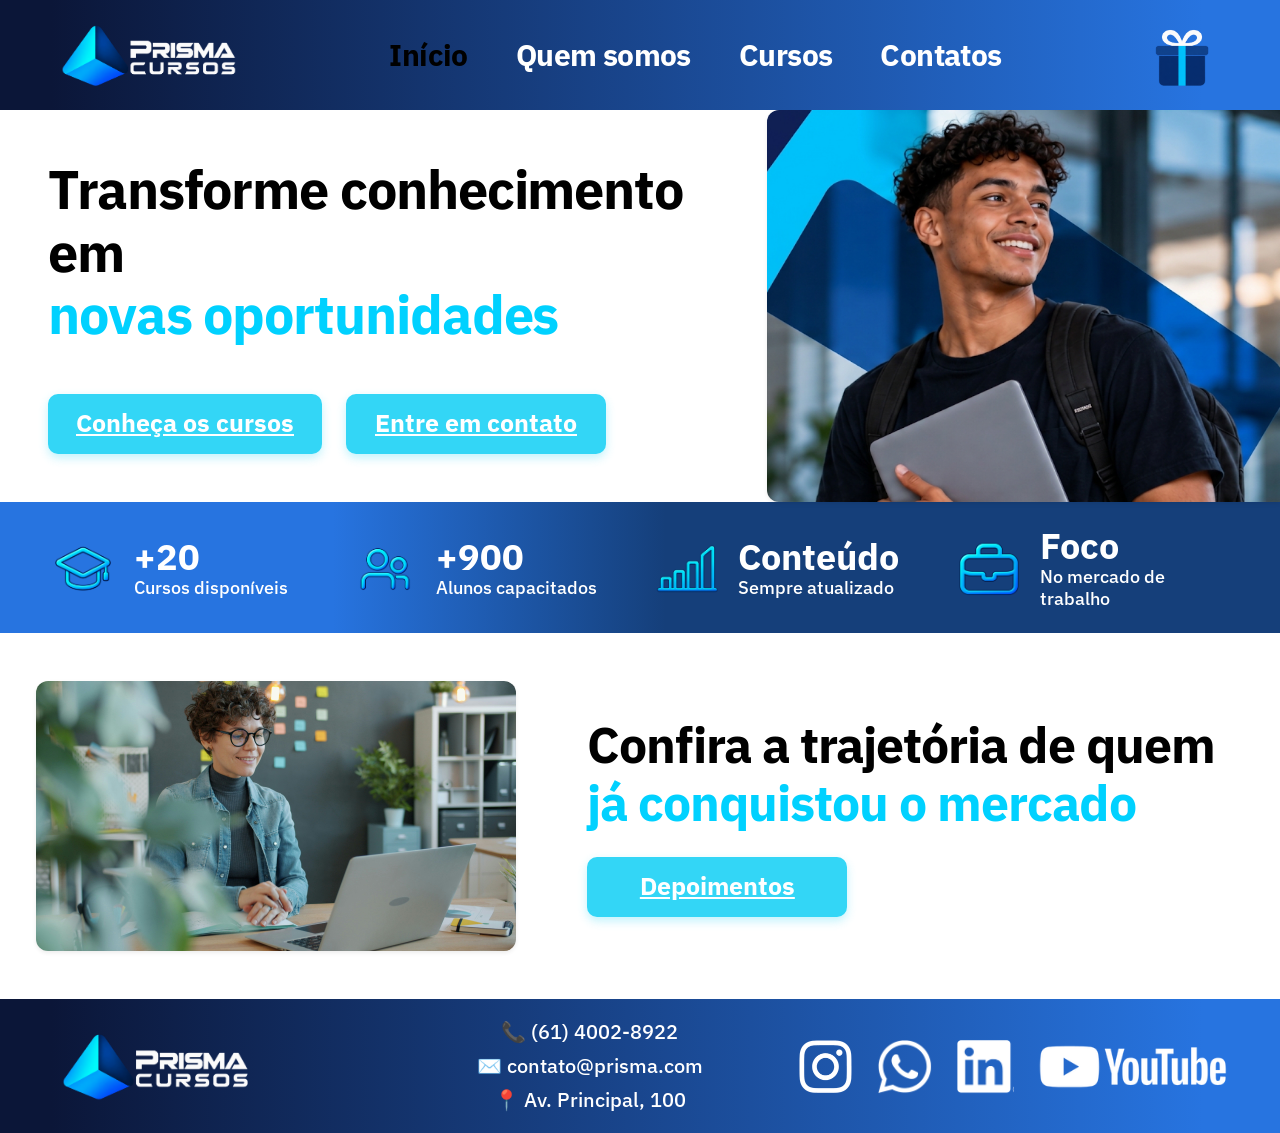
<file: index.html>
<!DOCTYPE html>
<html lang="pt-BR">

<head>
  <meta charset="UTF-8">
  <meta name="viewport" content="width=device-width, initial-scale=1.0">
  <title>Prisma Cursos - Início</title>
  <meta name="description"
    content="Transforme conhecimento em novas oportunidades com a Prisma Cursos. Cursos atualizados com foco no mercado de trabalho.">

  <link href="https://cdn.jsdelivr.net/npm/bootstrap@5.3.3/dist/css/bootstrap.min.css" rel="stylesheet"
    integrity="sha384-QWTKZyjpPEjISv5WaRU9OFeRpok6YctnYmDr5pNlyT2bRjXh0JMhjY6hW+ALEwIH" crossorigin="anonymous">

  <link rel="preconnect" href="https://fonts.googleapis.com">
  <link rel="preconnect" href="https://fonts.gstatic.com" crossorigin>
  <link href="https://fonts.googleapis.com/css2?family=IBM+Plex+Sans:wght@400;500;600;700&display=swap"
    rel="stylesheet">

  <link rel="stylesheet" href="style.css">
</head>

<body>

  <!-- cabeçalho inicio -->
  <header class="site-header d-none d-md-block">
    <div class="container-fluid px-4 px-lg-5">
      <div class="header-inner d-flex align-items-center justify-content-between">

        <a href="index.html" class="navbar-brand d-flex align-items-center me-3" id="header-logo">
          <img src="assets/logo_prisma.png" alt="Logo Prisma Cursos" class="img-fluid logo-img">
        </a>

        <nav class="d-flex align-items-center gap-4 gap-lg-5" id="desktop-nav">
          <a href="index.html" class="nav-item-link current-page">Início</a>
          <a href="quem-somos.html" class="nav-item-link">Quem somos</a>
          <a href="cursos.html" class="nav-item-link">Cursos</a>
          <a href="contatos.html" class="nav-item-link">Contatos</a>
        </nav>

        <div class="d-flex align-items-center">
          <div class="gift-wrapper">
            <a href="quiz.html" class="gift-link" id="gift-link" title="Quiz Prisma Cursos" aria-label="Ir para o Quiz">
              <img src="assets/gift_icon.png" alt="Presente Prisma Cursos" class="gift-icon" id="gift-btn">
            </a>
          </div>
        </div>

      </div>
    </div>
  </header>
  <!-- cabeçalho final -->

  <!-- cabeçalho inicio mobile -->
  <header class="mobile-header d-md-none">
    <div class="mobile-header-inner d-flex align-items-center justify-content-between px-3">
      <button class="mobile-hamburger-btn border-0 bg-transparent p-0" type="button" data-bs-toggle="collapse"
        data-bs-target="#mobileMenuDrawer" aria-controls="mobileMenuDrawer" aria-expanded="false"
        aria-label="Toggle navigation" id="mobile-hamburger">
        <img src="assets/menu_icon.png" alt="Menu" class="mobile-menu-img">
      </button>

      <a href="index.html" class="mobile-header-logo">
        <img src="assets/logo_prisma.png" alt="Prisma Cursos" class="mobile-logo-img">
      </a>
    </div>

    <div class="collapse mobile-menu-collapse" id="mobileMenuDrawer">
      <div class="d-flex flex-column gap-3 p-3">
        <a href="index.html" class="nav-item-link current-page">Início</a>
        <a href="quem-somos.html" class="nav-item-link">Quem somos</a>
        <a href="cursos.html" class="nav-item-link">Cursos</a>
        <a href="contatos.html" class="nav-item-link">Contatos</a>
        <a href="quiz.html" class="nav-item-link text-cyan">Quiz</a>
      </div>
    </div>
  </header>
  <!-- cabeçalho final mobile -->

  <main>
    <section class="hero-section py-4 py-lg-0">
      <div class="container-fluid px-3 px-md-4 px-lg-5 hero-container">
        <div class="row align-items-stretch g-0">

          <div class="col-12 col-lg-7 pe-lg-4 py-lg-5 text-center text-lg-start d-flex flex-column justify-content-center">
            <h1 class="hero-title fw-bold mb-3 mb-lg-5">
              <span class="d-block text-black">Transforme conhecimento em</span>
              <span class="d-block text-cyan">novas oportunidades</span>
            </h1>

            <div class="d-block d-lg-none my-3 my-md-4 text-center">
              <a href="quiz.html" class="mobile-gift-link" title="Fazer Quiz">
                <img src="assets/presente_minimalista_azul.png" alt="Presente Prisma Cursos"
                  class="mobile-hero-gift-img">
              </a>
            </div>

            <div class="hero-buttons-wrapper d-flex justify-content-center justify-content-lg-start gap-2 gap-md-4">
              <a href="cursos.html" class="btn btn-figma btn-conheca text-center" id="btn-conheca-cursos">
                Conheça os cursos
              </a>
              <a href="contatos.html" class="btn btn-figma btn-contato text-center" id="btn-entre-contato">
                Entre em contato
              </a>
            </div>
          </div>

          <div class="col-12 col-lg-5 p-0 d-none d-lg-flex justify-content-lg-end align-items-stretch">
            <div class="hero-image-box w-100 h-100">
              <img src="assets/hero_students.png" alt="Estudantes Prisma Cursos"
                class="img-fluid w-100 shadow-sm hero-img h-100 object-fit-cover">
            </div>
          </div>

        </div>
      </div>
    </section>

    <section class="stats-banner py-3 py-md-4">
      <div class="container-fluid px-3 px-md-4 px-lg-5">
        <div class="row align-items-center g-3 g-md-4">

          <div class="col-6 col-lg-3">
            <div class="d-flex align-items-center gap-2 gap-md-3">
              <div class="stat-icon-wrapper flex-shrink-0">
                <img src="assets/stat_courses.png" alt="Cursos" class="img-fluid stat-icon">
              </div>
              <div class="stat-info">
                <div class="stat-number fw-bold">+20</div>
                <div class="stat-label">Cursos disponíveis</div>
              </div>
            </div>
          </div>

          <div class="col-6 col-lg-3">
            <div class="d-flex align-items-center gap-2 gap-md-3">
              <div class="stat-icon-wrapper flex-shrink-0">
                <img src="assets/stat_students.png" alt="Alunos" class="img-fluid stat-icon">
              </div>
              <div class="stat-info">
                <div class="stat-number fw-bold">+900</div>
                <div class="stat-label">Alunos capacitados</div>
              </div>
            </div>
          </div>

          <div class="col-6 col-lg-3">
            <div class="d-flex align-items-center gap-2 gap-md-3">
              <div class="stat-icon-wrapper flex-shrink-0">
                <img src="assets/stat_content.png" alt="Conteúdo" class="img-fluid stat-icon">
              </div>
              <div class="stat-info">
                <div class="stat-number fw-bold">Conteúdo</div>
                <div class="stat-label">Sempre atualizado</div>
              </div>
            </div>
          </div>

          <div class="col-6 col-lg-3">
            <div class="d-flex align-items-center gap-2 gap-md-3">
              <div class="stat-icon-wrapper flex-shrink-0">
                <img src="assets/stat_market.png" alt="Mercado" class="img-fluid stat-icon">
              </div>
              <div class="stat-info">
                <div class="stat-number fw-bold">Foco</div>
                <div class="stat-label">No mercado de trabalho</div>
              </div>
            </div>
          </div>

        </div>
      </div>
    </section>

    <section class="testimonial-section py-4 py-lg-5">
      <div class="container-fluid px-3 px-md-4 px-lg-5">

        <div class="row align-items-center g-4 d-none d-lg-flex">
          <div class="col-12 col-lg-5 p-0 d-flex justify-content-lg-start">
            <div class="testimonial-image-box w-100">
              <img src="assets/testimonial_person.png" alt="Aluno Prisma Cursos"
                class="img-fluid w-100 shadow-sm testimonial-img">
            </div>
          </div>

          <div class="col-12 col-lg-7 ps-lg-5">
            <h2 class="testimonial-title fw-bold mb-4">
              <span class="d-block text-black">Confira a trajetória de quem</span>
              <span class="d-block text-cyan">já conquistou o mercado</span>
            </h2>

            <div class="d-flex">
              <a href="depoimentos.html" class="btn btn-figma btn-depoimento text-center" id="btn-depoimento">
                Depoimentos
              </a>
            </div>
          </div>
        </div>

        <div class="d-flex d-lg-none align-items-center justify-content-between gap-2 py-2">
          <div class="mobile-testimonial-text">
            <span class="fw-bold text-black">Confira a trajetória de quem </span>
            <span class="fw-bold text-cyan d-block">já conquistou o mercado!</span>
          </div>
          <div>
            <a href="depoimentos.html" class="btn btn-figma btn-veja-mais text-center" id="btn-veja-mais">
              Veja mais
            </a>
          </div>
        </div>

      </div>
    </section>
  </main>

  <!-- rodapé inicio -->
  <footer class="site-footer py-3 d-none d-md-block">
    <div class="container-fluid px-4 px-lg-5">
      <div class="row align-items-center g-4">

        <div class="col-12 col-md-4 col-lg-3 d-flex justify-content-center justify-content-md-start">
          <a href="index.html" class="footer-brand" id="footer-logo">
            <img src="assets/logo_prisma.png" alt="Prisma Cursos" class="img-fluid footer-logo-img">
          </a>
        </div>

        <div
          class="col-12 col-md-4 col-lg-5 d-flex flex-column align-items-center justify-content-center text-center text-white footer-contact-info">
          <div class="contact-line">📞 (61) 4002-8922</div>
          <div class="contact-line">✉️ contato@prisma.com</div>
          <div class="contact-line">📍 Av. Principal, 100</div>
        </div>

        <div
          class="col-12 col-md-4 col-lg-4 d-flex justify-content-center justify-content-md-end align-items-center gap-3 footer-social-links">
          <a href="https://whatsapp.com" target="_blank" rel="noopener noreferrer" class="social-link" title="WhatsApp"
            aria-label="WhatsApp">
            <img src="assets/icon_whatsapp.png" alt="WhatsApp" class="social-icon">
          </a>
          <a href="https://instagram.com" target="_blank" rel="noopener noreferrer" class="social-link"
            title="Instagram" aria-label="Instagram">
            <img src="assets/icon_instagram.png" alt="Instagram" class="social-icon">
          </a>
          <a href="https://linkedin.com" target="_blank" rel="noopener noreferrer" class="social-link" title="LinkedIn"
            aria-label="LinkedIn">
            <img src="assets/icon_linkedin.png" alt="LinkedIn" class="social-icon">
          </a>
          <a href="https://youtube.com" target="_blank" rel="noopener noreferrer" class="social-link" title="YouTube"
            aria-label="YouTube">
            <img src="assets/icon_youtube.png" alt="YouTube" class="social-icon social-icon-yt">
          </a>
        </div>

      </div>
    </div>
  </footer>
  <!-- rodapé final -->

  <!-- rodapé inicio mobile -->
  <footer class="mobile-footer py-2 d-md-none">
    <div class="container-fluid px-3">
      <div class="d-flex align-items-center justify-content-between">

        <a href="index.html" class="mobile-footer-logo-link">
          <img src="assets/logo_prisma_icon.png" alt="Prisma Cursos" class="mobile-footer-logo-img">
        </a>

        <div class="d-flex align-items-center gap-2 footer-social-links">
          <a href="https://instagram.com" target="_blank" rel="noopener noreferrer" class="social-link"
            title="Instagram" aria-label="Instagram">
            <img src="assets/icon_instagram.png" alt="Instagram" class="mobile-social-icon">
          </a>
          <a href="https://whatsapp.com" target="_blank" rel="noopener noreferrer" class="social-link" title="WhatsApp"
            aria-label="WhatsApp">
            <img src="assets/icon_whatsapp.png" alt="WhatsApp" class="mobile-social-icon">
          </a>
          <a href="https://linkedin.com" target="_blank" rel="noopener noreferrer" class="social-link" title="LinkedIn"
            aria-label="LinkedIn">
            <img src="assets/icon_linkedin.png" alt="LinkedIn" class="mobile-social-icon">
          </a>
          <a href="https://youtube.com" target="_blank" rel="noopener noreferrer" class="social-link" title="YouTube"
            aria-label="YouTube">
            <img src="assets/icon_youtube.png" alt="YouTube" class="mobile-social-icon mobile-social-icon-yt">
          </a>
        </div>

      </div>
    </div>
  </footer>
  <!-- rodapé final mobile -->

  <script src="https://cdn.jsdelivr.net/npm/bootstrap@5.3.3/dist/js/bootstrap.bundle.min.js"
    integrity="sha384-YvpcrYf0tY3lHB60NNkmXc5s9fDVZLESaAA55NDzOxhy9GkcIdslK1eN7N6jIeHz"
    crossorigin="anonymous"></script>
  <script src="script.js"></script>
</body>

</html>
</file>
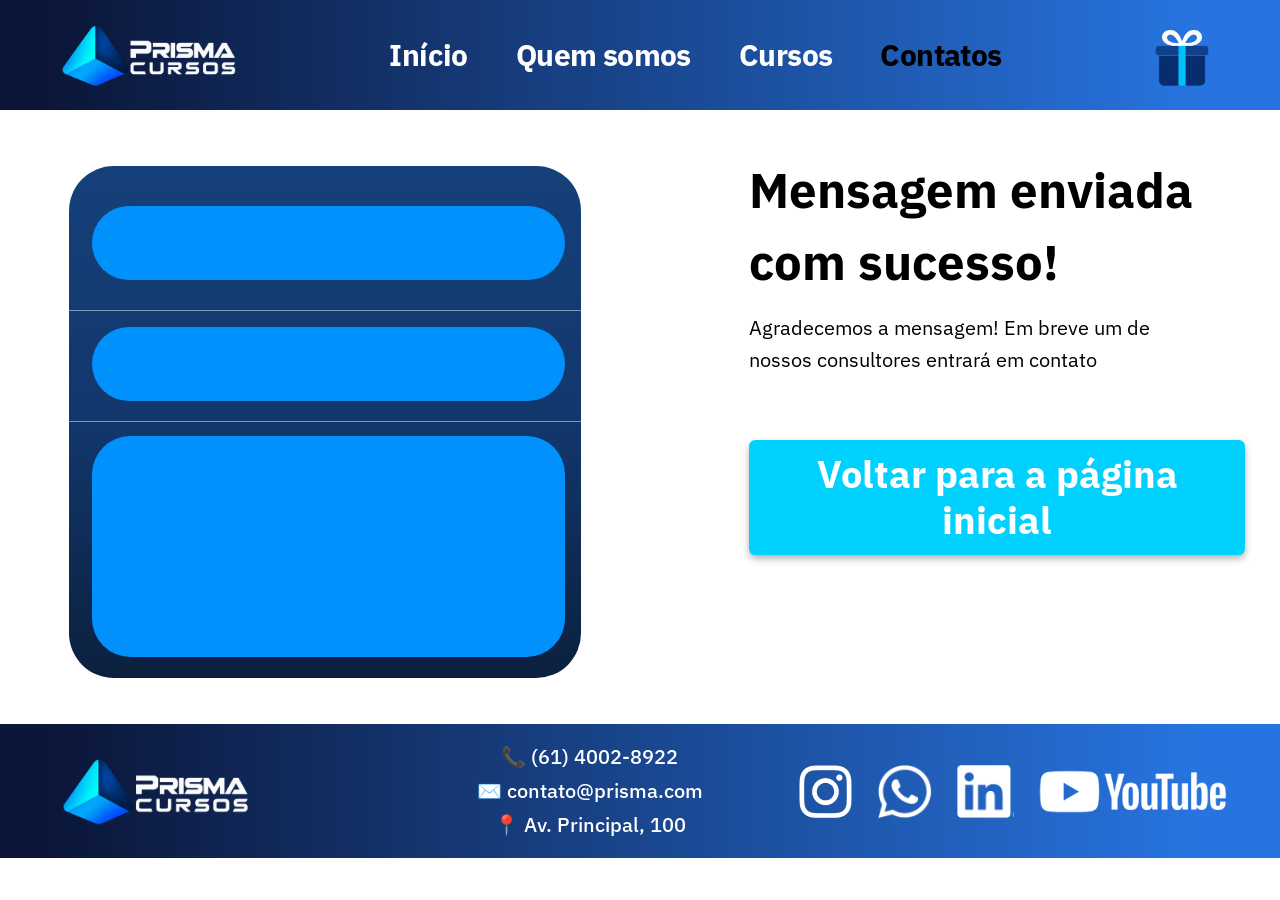
<file: contatoenviado.html>
<!DOCTYPE html>
<html lang="pt-BR">

<head>
  <meta charset="UTF-8">
  <meta name="viewport" content="width=device-width, initial-scale=1.0">
  <title>Prisma Cursos - Mensagem enviada</title>
  <meta name="description" content="Mensagem enviada com sucesso! Em breve um de nossos consultores entrará em contato.">

  <link href="https://cdn.jsdelivr.net/npm/bootstrap@5.3.3/dist/css/bootstrap.min.css" rel="stylesheet"
    integrity="sha384-QWTKZyjpPEjISv5WaRU9OFeRpok6YctnYmDr5pNlyT2bRjXh0JMhjY6hW+ALEwIH" crossorigin="anonymous">

  <link rel="preconnect" href="https://fonts.googleapis.com">
  <link rel="preconnect" href="https://fonts.gstatic.com" crossorigin>
  <link href="https://fonts.googleapis.com/css2?family=IBM+Plex+Sans:wght@400;500;600;700&display=swap"
    rel="stylesheet">

  <link rel="stylesheet" href="style.css">
</head>

<body>

  <!-- cabeçalho inicio -->
  <header class="site-header d-none d-md-block">
    <div class="container-fluid px-4 px-lg-5">
      <div class="header-inner d-flex align-items-center justify-content-between">

        <a href="index.html" class="navbar-brand d-flex align-items-center me-3" id="header-logo">
          <img src="assets/logo_prisma.png" alt="Logo Prisma Cursos" class="img-fluid logo-img">
        </a>

        <nav class="d-flex align-items-center gap-4 gap-lg-5" id="desktop-nav">
          <a href="index.html" class="nav-item-link">Início</a>
          <a href="quem-somos.html" class="nav-item-link">Quem somos</a>
          <a href="cursos.html" class="nav-item-link">Cursos</a>
          <a href="contatos.html" class="nav-item-link current-page">Contatos</a>
        </nav>

        <div class="d-flex align-items-center">
          <div class="gift-wrapper">
            <a href="quiz.html" class="gift-link" id="gift-link" title="Quiz Prisma Cursos" aria-label="Ir para o Quiz">
              <img src="assets/gift_icon.png" alt="Presente Prisma Cursos" class="gift-icon" id="gift-btn">
            </a>
          </div>
        </div>

      </div>
    </div>
  </header>
  <!-- cabeçalho final -->

  <!-- cabeçalho inicio mobile -->
  <header class="mobile-header d-md-none">
    <div class="mobile-header-inner d-flex align-items-center justify-content-between px-3">
      <button class="mobile-hamburger-btn border-0 bg-transparent p-0" type="button" data-bs-toggle="collapse"
        data-bs-target="#mobileMenuDrawer" aria-controls="mobileMenuDrawer" aria-expanded="false"
        aria-label="Toggle navigation" id="mobile-hamburger">
        <img src="assets/menu_icon.png" alt="Menu" class="mobile-menu-img">
      </button>

      <a href="index.html" class="mobile-header-logo">
        <img src="assets/logo_prisma.png" alt="Prisma Cursos" class="mobile-logo-img">
      </a>
    </div>

    <div class="collapse mobile-menu-collapse" id="mobileMenuDrawer">
      <div class="d-flex flex-column gap-3 p-3">
        <a href="index.html" class="nav-item-link">Início</a>
        <a href="quem-somos.html" class="nav-item-link">Quem somos</a>
        <a href="cursos.html" class="nav-item-link">Cursos</a>
        <a href="contatos.html" class="nav-item-link current-page">Contatos</a>
        <a href="quiz.html" class="nav-item-link text-cyan">Quiz</a>
      </div>
    </div>
  </header>
  <!-- cabeçalho final mobile -->

  <main>
    <section class="enviado-section">
      <div class="container-fluid enviado-container">
        <div class="row g-0 align-items-start">

          <div class="col-12 col-lg-6">
            <div class="enviado-painel" aria-label="Resumo da mensagem enviada">
              <div class="enviado-pill" id="dado-nome"></div>
              <hr class="enviado-divisor enviado-divisor-1">
              <div class="enviado-pill" id="dado-email"></div>
              <hr class="enviado-divisor enviado-divisor-2">
              <div class="enviado-msg" id="dado-mensagem"></div>
            </div>
          </div>

          <div class="col-12 col-lg-6 enviado-texto-col">
            <h1 class="enviado-titulo">Mensagem enviada<br>com sucesso!</h1>
            <p class="enviado-texto">Agradecemos a mensagem! Em breve um de nossos consultores entrará em contato</p>
            <a href="index.html" class="enviado-botao" id="btn-voltar-inicio">Voltar para a página inicial</a>
          </div>

        </div>
      </div>
    </section>
  </main>

  <!-- rodapé inicio -->
  <footer class="site-footer py-3 d-none d-md-block">
    <div class="container-fluid px-4 px-lg-5">
      <div class="row align-items-center g-4">

        <div class="col-12 col-md-4 col-lg-3 d-flex justify-content-center justify-content-md-start">
          <a href="index.html" class="footer-brand" id="footer-logo">
            <img src="assets/logo_prisma.png" alt="Prisma Cursos" class="img-fluid footer-logo-img">
          </a>
        </div>

        <div
          class="col-12 col-md-4 col-lg-5 d-flex flex-column align-items-center justify-content-center text-center text-white footer-contact-info">
          <div class="contact-line">📞 (61) 4002-8922</div>
          <div class="contact-line">✉️ contato@prisma.com</div>
          <div class="contact-line">📍 Av. Principal, 100</div>
        </div>

        <div
          class="col-12 col-md-4 col-lg-4 d-flex justify-content-center justify-content-md-end align-items-center gap-3 footer-social-links">
          <a href="https://whatsapp.com" target="_blank" rel="noopener noreferrer" class="social-link" title="WhatsApp"
            aria-label="WhatsApp">
            <img src="assets/icon_whatsapp.png" alt="WhatsApp" class="social-icon">
          </a>
          <a href="https://instagram.com" target="_blank" rel="noopener noreferrer" class="social-link"
            title="Instagram" aria-label="Instagram">
            <img src="assets/icon_instagram.png" alt="Instagram" class="social-icon">
          </a>
          <a href="https://linkedin.com" target="_blank" rel="noopener noreferrer" class="social-link" title="LinkedIn"
            aria-label="LinkedIn">
            <img src="assets/icon_linkedin.png" alt="LinkedIn" class="social-icon">
          </a>
          <a href="https://youtube.com" target="_blank" rel="noopener noreferrer" class="social-link" title="YouTube"
            aria-label="YouTube">
            <img src="assets/icon_youtube.png" alt="YouTube" class="social-icon social-icon-yt">
          </a>
        </div>

      </div>
    </div>
  </footer>
  <!-- rodapé final -->

  <!-- rodapé inicio mobile -->
  <footer class="mobile-footer py-2 d-md-none">
    <div class="container-fluid px-3">
      <div class="d-flex align-items-center justify-content-between">

        <a href="index.html" class="mobile-footer-logo-link">
          <img src="assets/logo_prisma_icon.png" alt="Prisma Cursos" class="mobile-footer-logo-img">
        </a>

        <div class="d-flex align-items-center gap-2 footer-social-links">
          <a href="https://instagram.com" target="_blank" rel="noopener noreferrer" class="social-link"
            title="Instagram" aria-label="Instagram">
            <img src="assets/icon_instagram.png" alt="Instagram" class="mobile-social-icon">
          </a>
          <a href="https://whatsapp.com" target="_blank" rel="noopener noreferrer" class="social-link" title="WhatsApp"
            aria-label="WhatsApp">
            <img src="assets/icon_whatsapp.png" alt="WhatsApp" class="mobile-social-icon">
          </a>
          <a href="https://linkedin.com" target="_blank" rel="noopener noreferrer" class="social-link" title="LinkedIn"
            aria-label="LinkedIn">
            <img src="assets/icon_linkedin.png" alt="LinkedIn" class="mobile-social-icon">
          </a>
          <a href="https://youtube.com" target="_blank" rel="noopener noreferrer" class="social-link" title="YouTube"
            aria-label="YouTube">
            <img src="assets/icon_youtube.png" alt="YouTube" class="mobile-social-icon mobile-social-icon-yt">
          </a>
        </div>

      </div>
    </div>
  </footer>
  <!-- rodapé final mobile -->

  <script src="https://cdn.jsdelivr.net/npm/bootstrap@5.3.3/dist/js/bootstrap.bundle.min.js"
    integrity="sha384-YvpcrYf0tY3lHB60NNkmXc5s9fDVZLESaAA55NDzOxhy9GkcIdslK1eN7N6jIeHz"
    crossorigin="anonymous"></script>
  <script src="script.js"></script>
</body>

</html>
</file>
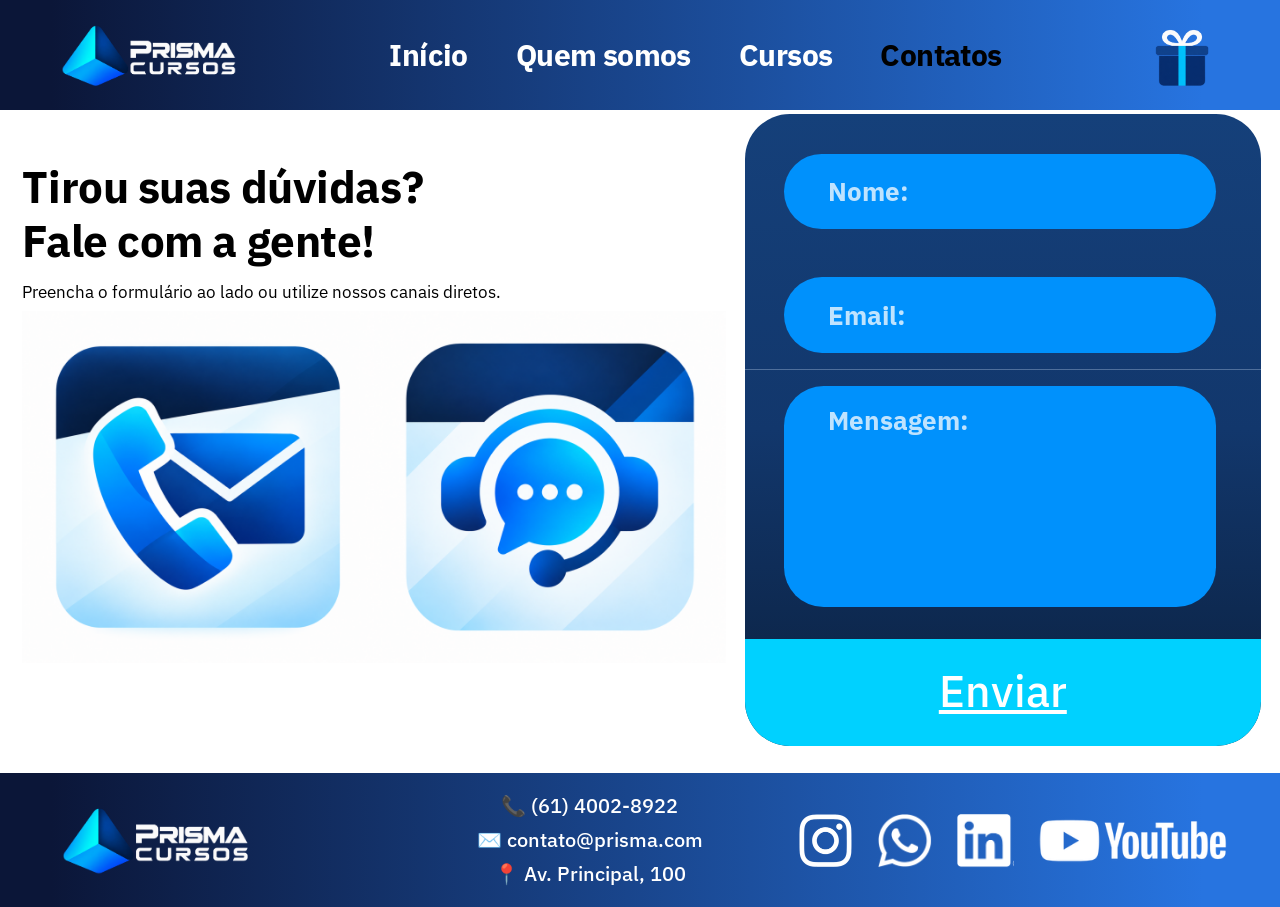
<file: contatos.html>
<!DOCTYPE html>
<html lang="pt-BR">

<head>
  <meta charset="UTF-8">
  <meta name="viewport" content="width=device-width, initial-scale=1.0">
  <title>Prisma Cursos - Contatos</title>
  <meta name="description" content="Tirou suas dúvidas? Fale com a Prisma Cursos pelo formulário ou pelos nossos canais diretos.">

  <link href="https://cdn.jsdelivr.net/npm/bootstrap@5.3.3/dist/css/bootstrap.min.css" rel="stylesheet"
    integrity="sha384-QWTKZyjpPEjISv5WaRU9OFeRpok6YctnYmDr5pNlyT2bRjXh0JMhjY6hW+ALEwIH" crossorigin="anonymous">

  <link rel="preconnect" href="https://fonts.googleapis.com">
  <link rel="preconnect" href="https://fonts.gstatic.com" crossorigin>
  <link href="https://fonts.googleapis.com/css2?family=IBM+Plex+Sans:wght@400;500;600;700&display=swap"
    rel="stylesheet">

  <link rel="stylesheet" href="style.css">
</head>

<body>

  <!-- cabeçalho inicio -->
  <header class="site-header d-none d-md-block">
    <div class="container-fluid px-4 px-lg-5">
      <div class="header-inner d-flex align-items-center justify-content-between">

        <a href="index.html" class="navbar-brand d-flex align-items-center me-3" id="header-logo">
          <img src="assets/logo_prisma.png" alt="Logo Prisma Cursos" class="img-fluid logo-img">
        </a>

        <nav class="d-flex align-items-center gap-4 gap-lg-5" id="desktop-nav">
          <a href="index.html" class="nav-item-link">Início</a>
          <a href="quem-somos.html" class="nav-item-link">Quem somos</a>
          <a href="cursos.html" class="nav-item-link">Cursos</a>
          <a href="contatos.html" class="nav-item-link current-page">Contatos</a>
        </nav>

        <div class="d-flex align-items-center">
          <div class="gift-wrapper">
            <a href="quiz.html" class="gift-link" id="gift-link" title="Quiz Prisma Cursos" aria-label="Ir para o Quiz">
              <img src="assets/gift_icon.png" alt="Presente Prisma Cursos" class="gift-icon" id="gift-btn">
            </a>
          </div>
        </div>

      </div>
    </div>
  </header>
  <!-- cabeçalho final -->

  <!-- cabeçalho inicio mobile -->
  <header class="mobile-header d-md-none">
    <div class="mobile-header-inner d-flex align-items-center justify-content-between px-3">
      <button class="mobile-hamburger-btn border-0 bg-transparent p-0" type="button" data-bs-toggle="collapse"
        data-bs-target="#mobileMenuDrawer" aria-controls="mobileMenuDrawer" aria-expanded="false"
        aria-label="Toggle navigation" id="mobile-hamburger">
        <img src="assets/menu_icon.png" alt="Menu" class="mobile-menu-img">
      </button>

      <a href="index.html" class="mobile-header-logo">
        <img src="assets/logo_prisma.png" alt="Prisma Cursos" class="mobile-logo-img">
      </a>
    </div>

    <div class="collapse mobile-menu-collapse" id="mobileMenuDrawer">
      <div class="d-flex flex-column gap-3 p-3">
        <a href="index.html" class="nav-item-link">Início</a>
        <a href="quem-somos.html" class="nav-item-link">Quem somos</a>
        <a href="cursos.html" class="nav-item-link">Cursos</a>
        <a href="contatos.html" class="nav-item-link current-page">Contatos</a>
        <a href="quiz.html" class="nav-item-link text-cyan">Quiz</a>
      </div>
    </div>
  </header>
  <!-- cabeçalho final mobile -->

  <main>
    <section class="contato-section">
      <div class="container-fluid contato-container">
        <div class="row g-0 align-items-start">

          <div class="col-12 col-lg-7 contato-info">
            <h1 class="contato-titulo fw-bold">
              Tirou suas dúvidas?<br>Fale com a gente!
            </h1>
            <p class="contato-subtitulo">Preencha o formulário ao lado ou utilize nossos canais diretos.</p>

            <div class="contato-icones">
              <img src="assets/icone_contato.png" alt="Telefone e e-mail" class="contato-icone">
              <img src="assets/icone_atendimento.png" alt="Atendimento por chat" class="contato-icone">
            </div>
          </div>

          <div class="col-12 col-lg-5 contato-form-col">
            <form class="contato-form" action="contatoenviado.html" method="get" id="form-contato">
              <div class="contato-form-campos">
                <input type="text" class="contato-campo contato-pill" id="nome" name="nome"
                  placeholder="Nome:" aria-label="Nome" required>
                <input type="email" class="contato-campo contato-pill" id="email" name="email"
                  placeholder="Email:" aria-label="Email" required>
                <hr class="contato-divisor">
                <textarea class="contato-campo contato-textarea" id="mensagem" name="mensagem"
                  placeholder="Mensagem:" aria-label="Mensagem" required></textarea>
              </div>
              <button type="submit" class="contato-enviar" id="btn-enviar">Enviar</button>
            </form>
          </div>

        </div>
      </div>
    </section>
  </main>

  <!-- rodapé inicio -->
  <footer class="site-footer py-3 d-none d-md-block">
    <div class="container-fluid px-4 px-lg-5">
      <div class="row align-items-center g-4">

        <div class="col-12 col-md-4 col-lg-3 d-flex justify-content-center justify-content-md-start">
          <a href="index.html" class="footer-brand" id="footer-logo">
            <img src="assets/logo_prisma.png" alt="Prisma Cursos" class="img-fluid footer-logo-img">
          </a>
        </div>

        <div
          class="col-12 col-md-4 col-lg-5 d-flex flex-column align-items-center justify-content-center text-center text-white footer-contact-info">
          <div class="contact-line">📞 (61) 4002-8922</div>
          <div class="contact-line">✉️ contato@prisma.com</div>
          <div class="contact-line">📍 Av. Principal, 100</div>
        </div>

        <div
          class="col-12 col-md-4 col-lg-4 d-flex justify-content-center justify-content-md-end align-items-center gap-3 footer-social-links">
          <a href="https://whatsapp.com" target="_blank" rel="noopener noreferrer" class="social-link" title="WhatsApp"
            aria-label="WhatsApp">
            <img src="assets/icon_whatsapp.png" alt="WhatsApp" class="social-icon">
          </a>
          <a href="https://instagram.com" target="_blank" rel="noopener noreferrer" class="social-link"
            title="Instagram" aria-label="Instagram">
            <img src="assets/icon_instagram.png" alt="Instagram" class="social-icon">
          </a>
          <a href="https://linkedin.com" target="_blank" rel="noopener noreferrer" class="social-link" title="LinkedIn"
            aria-label="LinkedIn">
            <img src="assets/icon_linkedin.png" alt="LinkedIn" class="social-icon">
          </a>
          <a href="https://youtube.com" target="_blank" rel="noopener noreferrer" class="social-link" title="YouTube"
            aria-label="YouTube">
            <img src="assets/icon_youtube.png" alt="YouTube" class="social-icon social-icon-yt">
          </a>
        </div>

      </div>
    </div>
  </footer>
  <!-- rodapé final -->

  <!-- rodapé inicio mobile -->
  <footer class="mobile-footer py-2 d-md-none">
    <div class="container-fluid px-3">
      <div class="d-flex align-items-center justify-content-between">

        <a href="index.html" class="mobile-footer-logo-link">
          <img src="assets/logo_prisma_icon.png" alt="Prisma Cursos" class="mobile-footer-logo-img">
        </a>

        <div class="d-flex align-items-center gap-2 footer-social-links">
          <a href="https://instagram.com" target="_blank" rel="noopener noreferrer" class="social-link"
            title="Instagram" aria-label="Instagram">
            <img src="assets/icon_instagram.png" alt="Instagram" class="mobile-social-icon">
          </a>
          <a href="https://whatsapp.com" target="_blank" rel="noopener noreferrer" class="social-link" title="WhatsApp"
            aria-label="WhatsApp">
            <img src="assets/icon_whatsapp.png" alt="WhatsApp" class="mobile-social-icon">
          </a>
          <a href="https://linkedin.com" target="_blank" rel="noopener noreferrer" class="social-link" title="LinkedIn"
            aria-label="LinkedIn">
            <img src="assets/icon_linkedin.png" alt="LinkedIn" class="mobile-social-icon">
          </a>
          <a href="https://youtube.com" target="_blank" rel="noopener noreferrer" class="social-link" title="YouTube"
            aria-label="YouTube">
            <img src="assets/icon_youtube.png" alt="YouTube" class="mobile-social-icon mobile-social-icon-yt">
          </a>
        </div>

      </div>
    </div>
  </footer>
  <!-- rodapé final mobile -->

  <script src="https://cdn.jsdelivr.net/npm/bootstrap@5.3.3/dist/js/bootstrap.bundle.min.js"
    integrity="sha384-YvpcrYf0tY3lHB60NNkmXc5s9fDVZLESaAA55NDzOxhy9GkcIdslK1eN7N6jIeHz"
    crossorigin="anonymous"></script>
  <script src="script.js"></script>
</body>

</html>
</file>
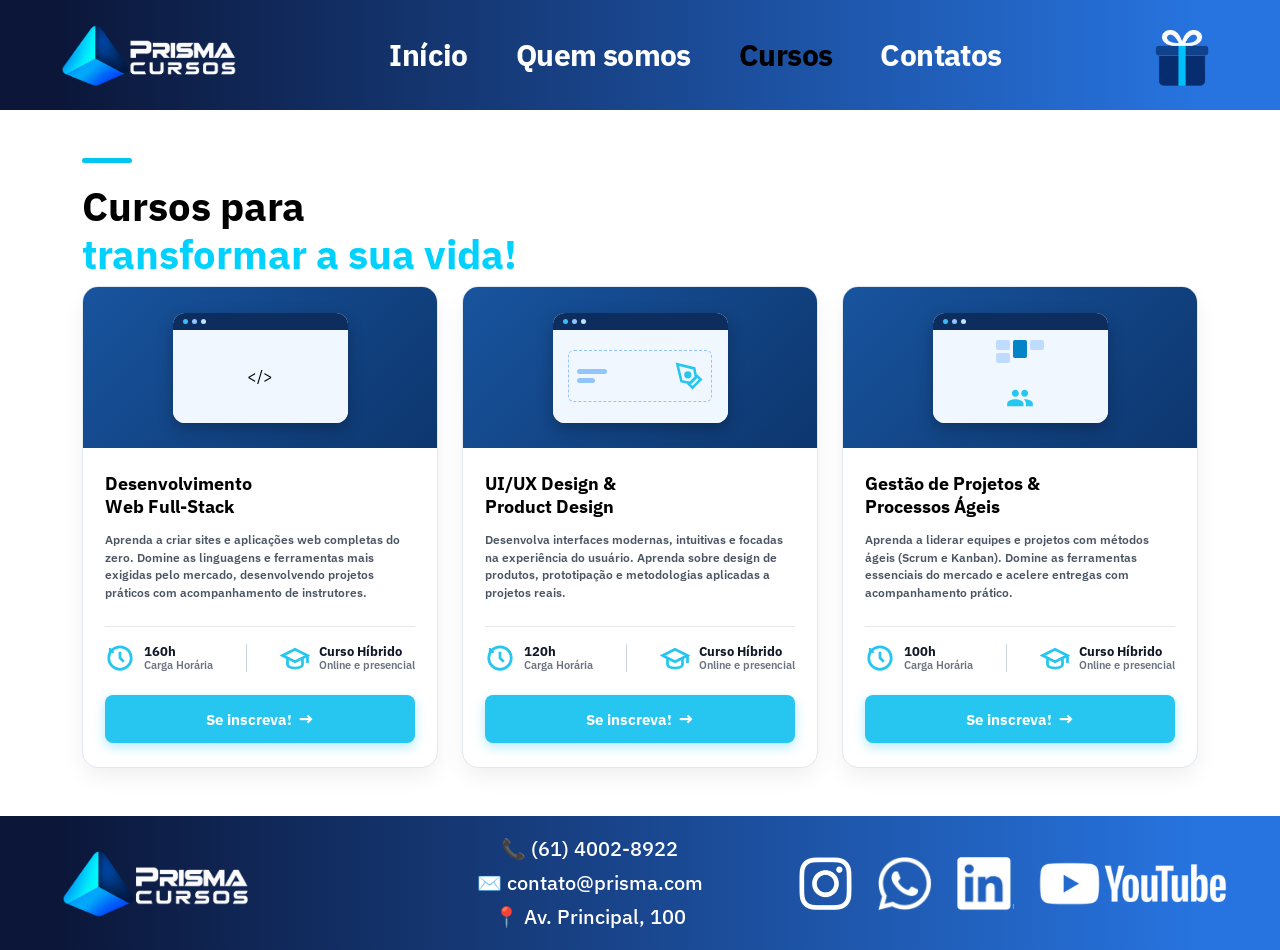
<file: cursos.html>
<!DOCTYPE html>
<html lang="pt-BR">

<head>
  <meta charset="UTF-8">
  <meta name="viewport" content="width=device-width, initial-scale=1.0">
  <title>Prisma Cursos - Cursos</title>
  <meta name="description"
    content="Conheça os cursos profissionalizantes da Prisma Cursos em Tecnologia, Design e Gestão.">

  <link href="https://cdn.jsdelivr.net/npm/bootstrap@5.3.3/dist/css/bootstrap.min.css" rel="stylesheet"
    integrity="sha384-QWTKZyjpPEjISv5WaRU9OFeRpok6YctnYmDr5pNlyT2bRjXh0JMhjY6hW+ALEwIH" crossorigin="anonymous">

  <link rel="preconnect" href="https://fonts.googleapis.com">
  <link rel="preconnect" href="https://fonts.gstatic.com" crossorigin>
  <link href="https://fonts.googleapis.com/css2?family=IBM+Plex+Sans:wght@400;500;600;700&display=swap"
    rel="stylesheet">

  <link rel="stylesheet" href="style.css">
</head>

<body>

  <!-- cabeçalho inicio -->
  <header class="site-header d-none d-md-block">
    <div class="container-fluid px-4 px-lg-5">
      <div class="header-inner d-flex align-items-center justify-content-between">

        <a href="index.html" class="navbar-brand d-flex align-items-center me-3" id="header-logo">
          <img src="assets/logo_prisma.png" alt="Logo Prisma Cursos" class="img-fluid logo-img">
        </a>

        <nav class="d-flex align-items-center gap-4 gap-lg-5" id="desktop-nav">
          <a href="index.html" class="nav-item-link">Início</a>
          <a href="quem-somos.html" class="nav-item-link">Quem somos</a>
          <a href="cursos.html" class="nav-item-link current-page">Cursos</a>
          <a href="contatos.html" class="nav-item-link">Contatos</a>
        </nav>

        <div class="d-flex align-items-center">
          <div class="gift-wrapper">
            <a href="quiz.html" class="gift-link" id="gift-link" title="Quiz Prisma Cursos" aria-label="Ir para o Quiz">
              <img src="assets/gift_icon.png" alt="Presente Prisma Cursos" class="gift-icon" id="gift-btn">
            </a>
          </div>
        </div>

      </div>
    </div>
  </header>
  <!-- cabeçalho final -->

  <!-- cabeçalho inicio mobile -->
  <header class="mobile-header d-md-none">
    <div class="mobile-header-inner d-flex align-items-center justify-content-between px-3">
      <button class="mobile-hamburger-btn border-0 bg-transparent p-0" type="button" data-bs-toggle="collapse"
        data-bs-target="#mobileMenuDrawer" aria-controls="mobileMenuDrawer" aria-expanded="false"
        aria-label="Toggle navigation" id="mobile-hamburger">
        <img src="assets/menu_icon.png" alt="Menu" class="mobile-menu-img">
      </button>

      <a href="index.html" class="mobile-header-logo">
        <img src="assets/logo_prisma.png" alt="Prisma Cursos" class="mobile-logo-img">
      </a>
    </div>

    <div class="collapse mobile-menu-collapse" id="mobileMenuDrawer">
      <div class="d-flex flex-column gap-3 p-3">
        <a href="index.html" class="nav-item-link">Início</a>
        <a href="quem-somos.html" class="nav-item-link">Quem somos</a>
        <a href="cursos.html" class="nav-item-link current-page">Cursos</a>
        <a href="contatos.html" class="nav-item-link">Contatos</a>
        <a href="quiz.html" class="nav-item-link text-cyan">Quiz</a>
      </div>
    </div>
  </header>
  <!-- cabeçalho final mobile -->
  
<main class="container py-5">
    <!-- Título da seção -->

<div class="title-bar"></div>
<h1 class="fw-bold mb-0">Cursos para</h1>
<h1 class="fw-bold text-cyan">transformar a sua vida!</h1>

    <!-- Contêiner que alinha os cards lado a lado -->
    <div class="cards-wrapper">

      <!-- CARTÃO 1: Full-Stack -->
      <article class="course-card">
        <div class="card-header-banner">
          <div class="window-mockup">
            <div class="window-bar">
              <span class="dot"></span>
              <span class="dot"></span>
              <span class="dot"></span>
            </div>
            <div class="window-screen screen-code">
              <span>&lt;/&gt;</span>
            </div>
          </div>
        </div>

        <div class="course-card-body">
          <h2 class="card-title">Desenvolvimento<br>Web Full-Stack</h2>
          <p class="card-desc">
            Aprenda a criar sites e aplicações web completas do zero. Domine as linguagens e ferramentas mais exigidas pelo mercado, desenvolvendo projetos práticos com acompanhamento de instrutores.
          </p>

          <div class="meta-section">
            <div class="meta-block">
              <svg class="meta-icon" viewBox="0 0 24 24" fill="none" stroke="#26c6f0" stroke-width="2.2">
                <circle cx="12" cy="12" r="9"/>
                <polyline points="12 7 12 12 15 15"/>
                <path d="M4 4v3h3" stroke-width="1.8"/>
              </svg>
              <div class="meta-info">
                <span class="meta-value">160h</span>
                <span class="meta-label">Carga Horária</span>
              </div>
            </div>

            <div class="vertical-divider"></div>

            <div class="meta-block">
              <svg class="meta-icon" viewBox="0 0 24 24" fill="none" stroke="#26c6f0" stroke-width="2.2">
                <path d="M22 10v6M2 10l10-5 10 5-10 5z"/>
                <path d="M6 12v5c0 2 3 3 6 3s6-1 6-3v-5"/>
              </svg>
              <div class="meta-info">
                <span class="meta-value">Curso Híbrido</span>
                <span class="meta-label">Online e presencial</span>
              </div>
            </div>
          </div>

          <a href="#" class="btn-enroll">
            Se inscreva! <span>&rarr;</span>
          </a>
        </div>
      </article>

      <!-- CARTÃO 2: UI/UX Design -->
      <article class="course-card">
        <div class="card-header-banner">
          <div class="window-mockup">
            <div class="window-bar">
              <span class="dot"></span>
              <span class="dot"></span>
              <span class="dot"></span>
            </div>
            <div class="window-screen screen-design">
              <div class="design-preview">
                <div class="preview-lines">
                  <span class="line"></span>
                  <span class="line short"></span>
                </div>
                <svg class="pen-tool-icon" viewBox="0 0 24 24" fill="none" stroke="#26c6f0" stroke-width="2.2">
                  <path d="M12 19l7-7 3 3-7 7-3-3z"/>
                  <path d="M18 13l-1.5-7.5L2 2l3.5 14.5L13 18l5-5z"/>
                  <circle cx="11" cy="11" r="2" fill="#26c6f0"/>
                </svg>
              </div>
            </div>
          </div>
        </div>

        <div class="course-card-body">
          <h2 class="card-title">UI/UX Design &<br>Product Design</h2>
          <p class="card-desc">
            Desenvolva interfaces modernas, intuitivas e focadas na experiência do usuário. Aprenda sobre design de produtos, prototipação e metodologias aplicadas a projetos reais.
          </p>

          <div class="meta-section">
            <div class="meta-block">
              <svg class="meta-icon" viewBox="0 0 24 24" fill="none" stroke="#26c6f0" stroke-width="2.2">
                <circle cx="12" cy="12" r="9"/>
                <polyline points="12 7 12 12 15 15"/>
                <path d="M4 4v3h3" stroke-width="1.8"/>
              </svg>
              <div class="meta-info">
                <span class="meta-value">120h</span>
                <span class="meta-label">Carga Horária</span>
              </div>
            </div>

            <div class="vertical-divider"></div>

            <div class="meta-block">
              <svg class="meta-icon" viewBox="0 0 24 24" fill="none" stroke="#26c6f0" stroke-width="2.2">
                <path d="M22 10v6M2 10l10-5 10 5-10 5z"/>
                <path d="M6 12v5c0 2 3 3 6 3s6-1 6-3v-5"/>
              </svg>
              <div class="meta-info">
                <span class="meta-value">Curso Híbrido</span>
                <span class="meta-label">Online e presencial</span>
              </div>
            </div>
          </div>

          <a href="#" class="btn-enroll">
            Se inscreva! <span>&rarr;</span>
          </a>
        </div>
      </article>

      <!-- CARTÃO 3: Gestão de Projetos -->
      <article class="course-card">
        <div class="card-header-banner">
          <div class="window-mockup">
            <div class="window-bar">
              <span class="dot"></span>
              <span class="dot"></span>
              <span class="dot"></span>
            </div>
            <div class="window-screen screen-agile">
              <div class="kanban-preview">
                <div class="kanban-col"><div class="kb-task"></div><div class="kb-task"></div></div>
                <div class="kanban-col"><div class="kb-task active"></div></div>
                <div class="kanban-col"><div class="kb-task"></div></div>
              </div>
              <svg class="users-icon" viewBox="0 0 24 24" fill="#26c6f0">
                <path d="M16 11c1.66 0 2.99-1.34 2.99-3S17.66 5 16 5s-3 1.34-3 3 1.34 3 3 3zm-8 0c1.66 0 2.99-1.34 2.99-3S9.66 5 8 5 5 6.34 5 8s1.34 3 3 3zm0 2c-2.33 0-7 1.17-7 3.5V19h14v-2.5c0-2.33-4.67-3.5-7-3.5zm8 0c-.29 0-.62.02-.97.05 1.16.84 1.97 1.97 1.97 3.45V19h6v-2.5c0-2.33-4.67-3.5-7-3.5z"/>
              </svg>
            </div>
          </div>
        </div>

        <div class="course-card-body">
          <h2 class="card-title">Gestão de Projetos &<br>Processos Ágeis</h2>
          <p class="card-desc">
            Aprenda a liderar equipes e projetos com métodos ágeis (Scrum e Kanban). Domine as ferramentas essenciais do mercado e acelere entregas com acompanhamento prático.
          </p>

          <div class="meta-section">
            <div class="meta-block">
              <svg class="meta-icon" viewBox="0 0 24 24" fill="none" stroke="#26c6f0" stroke-width="2.2">
                <circle cx="12" cy="12" r="9"/>
                <polyline points="12 7 12 12 15 15"/>
                <path d="M4 4v3h3" stroke-width="1.8"/>
              </svg>
              <div class="meta-info">
                <span class="meta-value">100h</span>
                <span class="meta-label">Carga Horária</span>
              </div>
            </div>

            <div class="vertical-divider"></div>

            <div class="meta-block">
              <svg class="meta-icon" viewBox="0 0 24 24" fill="none" stroke="#26c6f0" stroke-width="2.2">
                <path d="M22 10v6M2 10l10-5 10 5-10 5z"/>
                <path d="M6 12v5c0 2 3 3 6 3s6-1 6-3v-5"/>
              </svg>
              <div class="meta-info">
                <span class="meta-value">Curso Híbrido</span>
                <span class="meta-label">Online e presencial</span>
              </div>
            </div>
          </div>

          <a href="#" class="btn-enroll">
            Se inscreva! <span>&rarr;</span>
          </a>
        </div>
      </article>

    </div>
  </main>

   <!-- rodapé inicio -->
  <footer class="site-footer py-3 d-none d-md-block">
    <div class="container-fluid px-4 px-lg-5">
      <div class="row align-items-center g-4">

        <div class="col-12 col-md-4 col-lg-3 d-flex justify-content-center justify-content-md-start">
          <a href="index.html" class="footer-brand" id="footer-logo">
            <img src="assets/logo_prisma.png" alt="Prisma Cursos" class="img-fluid footer-logo-img">
          </a>
        </div>

        <div
          class="col-12 col-md-4 col-lg-5 d-flex flex-column align-items-center justify-content-center text-center text-white footer-contact-info">
          <div class="contact-line">📞 (61) 4002-8922</div>
          <div class="contact-line">✉️ contato@prisma.com</div>
          <div class="contact-line">📍 Av. Principal, 100</div>
        </div>

        <div
          class="col-12 col-md-4 col-lg-4 d-flex justify-content-center justify-content-md-end align-items-center gap-3 footer-social-links">
          <a href="https://whatsapp.com" target="_blank" rel="noopener noreferrer" class="social-link" title="WhatsApp"
            aria-label="WhatsApp">
            <img src="assets/icon_whatsapp.png" alt="WhatsApp" class="social-icon">
          </a>
          <a href="https://instagram.com" target="_blank" rel="noopener noreferrer" class="social-link"
            title="Instagram" aria-label="Instagram">
            <img src="assets/icon_instagram.png" alt="Instagram" class="social-icon">
          </a>
          <a href="https://linkedin.com" target="_blank" rel="noopener noreferrer" class="social-link" title="LinkedIn"
            aria-label="LinkedIn">
            <img src="assets/icon_linkedin.png" alt="LinkedIn" class="social-icon">
          </a>
          <a href="https://youtube.com" target="_blank" rel="noopener noreferrer" class="social-link" title="YouTube"
            aria-label="YouTube">
            <img src="assets/icon_youtube.png" alt="YouTube" class="social-icon social-icon-yt">
          </a>
        </div>

      </div>
    </div>
  </footer>
  <!-- rodapé final -->

  <!-- rodapé inicio mobile -->
  <footer class="mobile-footer py-2 d-md-none">
    <div class="container-fluid px-3">
      <div class="d-flex align-items-center justify-content-between">

        <a href="index.html" class="mobile-footer-logo-link">
          <img src="assets/logo_prisma_icon.png" alt="Prisma Cursos" class="mobile-footer-logo-img">
        </a>

        <div class="d-flex align-items-center gap-2 footer-social-links">
          <a href="https://instagram.com" target="_blank" rel="noopener noreferrer" class="social-link"
            title="Instagram" aria-label="Instagram">
            <img src="assets/icon_instagram.png" alt="Instagram" class="mobile-social-icon">
          </a>
          <a href="https://whatsapp.com" target="_blank" rel="noopener noreferrer" class="social-link" title="WhatsApp"
            aria-label="WhatsApp">
            <img src="assets/icon_whatsapp.png" alt="WhatsApp" class="mobile-social-icon">
          </a>
          <a href="https://linkedin.com" target="_blank" rel="noopener noreferrer" class="social-link" title="LinkedIn"
            aria-label="LinkedIn">
            <img src="assets/icon_linkedin.png" alt="LinkedIn" class="mobile-social-icon">
          </a>
          <a href="https://youtube.com" target="_blank" rel="noopener noreferrer" class="social-link" title="YouTube"
            aria-label="YouTube">
            <img src="assets/icon_youtube.png" alt="YouTube" class="mobile-social-icon mobile-social-icon-yt">
          </a>
        </div>

      </div>
    </div>
  </footer>
  <!-- rodapé final mobile -->

  <script src="https://cdn.jsdelivr.net/npm/bootstrap@5.3.3/dist/js/bootstrap.bundle.min.js"
    integrity="sha384-YvpcrYf0tY3lHB60NNkmXc5s9fDVZLESaAA55NDzOxhy9GkcIdslK1eN7N6jIeHz"
    crossorigin="anonymous"></script>
  <script src="script.js"></script>
</body>

</html>
</file>
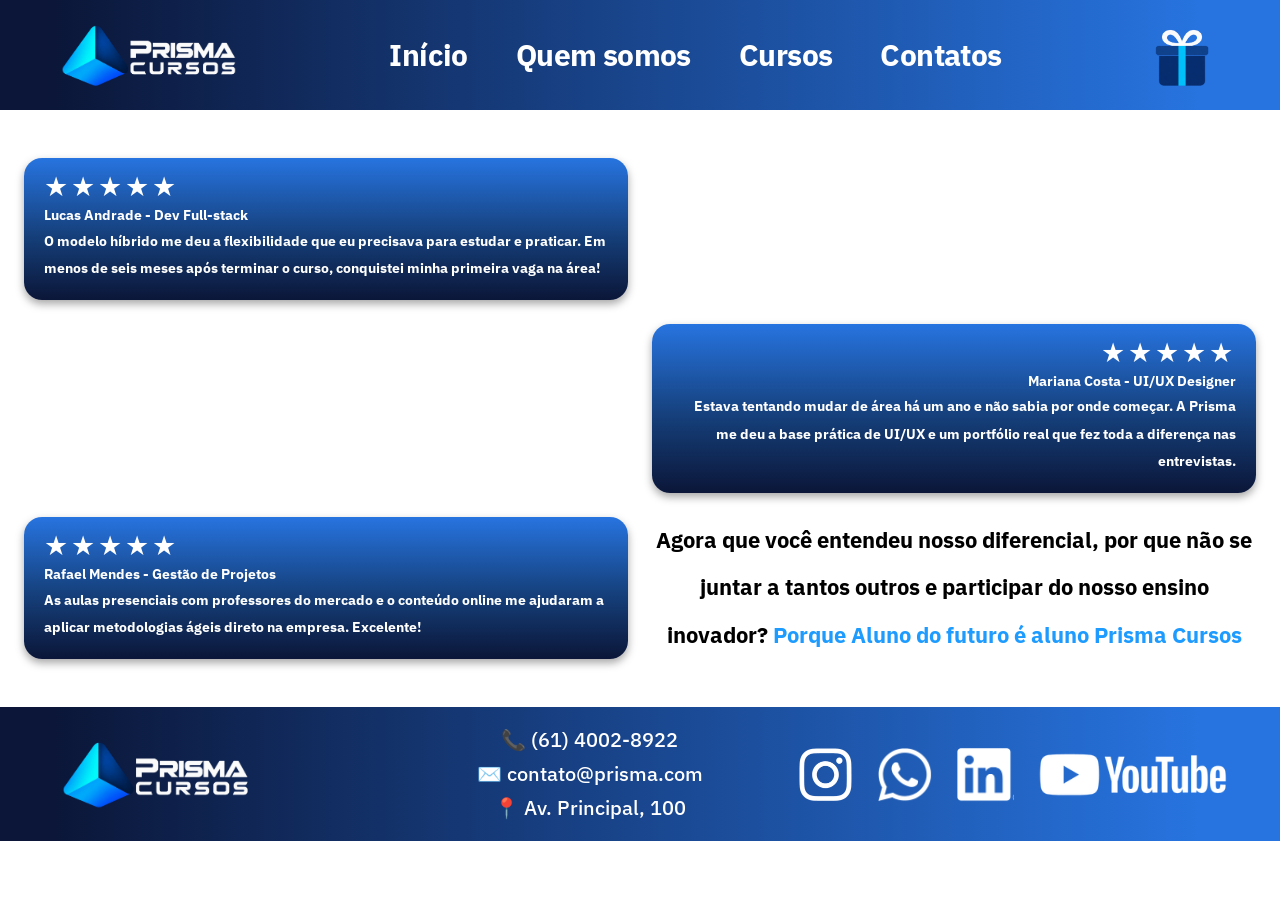
<file: depoimentos.html>
<!DOCTYPE html>
<html lang="pt-BR">

<head>
  <meta charset="UTF-8">
  <meta name="viewport" content="width=device-width, initial-scale=1.0">
  <title>Prisma Cursos - Depoimentos</title>
  <meta name="description" content="Veja os depoimentos de alunos que transformaram a carreira com a Prisma Cursos.">

  <link href="https://cdn.jsdelivr.net/npm/bootstrap@5.3.3/dist/css/bootstrap.min.css" rel="stylesheet"
    integrity="sha384-QWTKZyjpPEjISv5WaRU9OFeRpok6YctnYmDr5pNlyT2bRjXh0JMhjY6hW+ALEwIH" crossorigin="anonymous">

  <link rel="preconnect" href="https://fonts.googleapis.com">
  <link rel="preconnect" href="https://fonts.gstatic.com" crossorigin>
  <link href="https://fonts.googleapis.com/css2?family=IBM+Plex+Sans:wght@400;500;600;700&display=swap"
    rel="stylesheet">

  <link rel="stylesheet" href="style.css">
</head>

<body>

  <!-- cabeçalho inicio -->
  <header class="site-header d-none d-md-block">
    <div class="container-fluid px-4 px-lg-5">
      <div class="header-inner d-flex align-items-center justify-content-between">

        <a href="index.html" class="navbar-brand d-flex align-items-center me-3" id="header-logo">
          <img src="assets/logo_prisma.png" alt="Logo Prisma Cursos" class="img-fluid logo-img">
        </a>

        <nav class="d-flex align-items-center gap-4 gap-lg-5" id="desktop-nav">
          <a href="index.html" class="nav-item-link">Início</a>
          <a href="quem-somos.html" class="nav-item-link">Quem somos</a>
          <a href="cursos.html" class="nav-item-link">Cursos</a>
          <a href="contatos.html" class="nav-item-link">Contatos</a>
        </nav>

        <div class="d-flex align-items-center">
          <div class="gift-wrapper">
            <a href="quiz.html" class="gift-link" id="gift-link" title="Quiz Prisma Cursos" aria-label="Ir para o Quiz">
              <img src="assets/gift_icon.png" alt="Presente Prisma Cursos" class="gift-icon" id="gift-btn">
            </a>
          </div>
        </div>

      </div>
    </div>
  </header>
  <!-- cabeçalho final -->

  <!-- cabeçalho inicio mobile -->
  <header class="mobile-header d-md-none">
    <div class="mobile-header-inner d-flex align-items-center justify-content-between px-3">
      <button class="mobile-hamburger-btn border-0 bg-transparent p-0" type="button" data-bs-toggle="collapse"
        data-bs-target="#mobileMenuDrawer" aria-controls="mobileMenuDrawer" aria-expanded="false"
        aria-label="Toggle navigation" id="mobile-hamburger">
        <img src="assets/menu_icon.png" alt="Menu" class="mobile-menu-img">
      </button>

      <a href="index.html" class="mobile-header-logo">
        <img src="assets/logo_prisma.png" alt="Prisma Cursos" class="mobile-logo-img">
      </a>
    </div>

    <div class="collapse mobile-menu-collapse" id="mobileMenuDrawer">
      <div class="d-flex flex-column gap-3 p-3">
        <a href="index.html" class="nav-item-link">Início</a>
        <a href="quem-somos.html" class="nav-item-link">Quem somos</a>
        <a href="cursos.html" class="nav-item-link">Cursos</a>
        <a href="contatos.html" class="nav-item-link">Contatos</a>
        <a href="quiz.html" class="nav-item-link text-cyan">Quiz</a>
      </div>
    </div>
  </header>
  <!-- cabeçalho final mobile -->

  <main>
    <section class="depoimentos-section py-4 py-lg-5">
      <div class="container-fluid px-3 px-md-4 px-lg-4">

        <!-- depoimento 1 (esquerda) -->
        <div class="row mb-4">
          <div class="col-12 col-lg-6">
            <article class="depoimento-card">
              <div class="depoimento-stars" aria-label="5 estrelas">★★★★★</div>
              <h3 class="depoimento-autor">Lucas Andrade - Dev Full-stack</h3>
              <p class="depoimento-texto">O modelo híbrido me deu a flexibilidade que eu precisava para estudar e praticar. Em menos de seis meses após terminar o curso, conquistei minha primeira vaga na área!</p>
            </article>
          </div>
        </div>

        <!-- depoimento 2 (direita) -->
        <div class="row mb-4">
          <div class="col-12 col-lg-6 offset-lg-6">
            <article class="depoimento-card depoimento-card--direita">
              <div class="depoimento-stars" aria-label="5 estrelas">★★★★★</div>
              <h3 class="depoimento-autor">Mariana Costa - UI/UX Designer</h3>
              <p class="depoimento-texto">Estava tentando mudar de área há um ano e não sabia por onde começar. A Prisma me deu a base prática de UI/UX e um portfólio real que fez toda a diferença nas entrevistas.</p>
            </article>
          </div>
        </div>

        <!-- depoimento 3 (esquerda) + chamada final -->
        <div class="row align-items-center">
          <div class="col-12 col-lg-6 mb-4 mb-lg-0">
            <article class="depoimento-card">
              <div class="depoimento-stars" aria-label="5 estrelas">★★★★★</div>
              <h3 class="depoimento-autor">Rafael Mendes - Gestão de Projetos</h3>
              <p class="depoimento-texto">As aulas presenciais com professores do mercado e o conteúdo online me ajudaram a aplicar metodologias ágeis direto na empresa. Excelente!</p>
            </article>
          </div>

          <div class="col-12 col-lg-6">
            <p class="depoimentos-cta mb-0">
              Agora que você entendeu nosso diferencial, por que não se juntar a tantos outros e participar do nosso ensino inovador?
              <span class="destaque">Porque Aluno do futuro é aluno Prisma Cursos</span>
            </p>
          </div>
        </div>

      </div>
    </section>
  </main>

  <!-- rodapé inicio -->
  <footer class="site-footer py-3 d-none d-md-block">
    <div class="container-fluid px-4 px-lg-5">
      <div class="row align-items-center g-4">

        <div class="col-12 col-md-4 col-lg-3 d-flex justify-content-center justify-content-md-start">
          <a href="index.html" class="footer-brand" id="footer-logo">
            <img src="assets/logo_prisma.png" alt="Prisma Cursos" class="img-fluid footer-logo-img">
          </a>
        </div>

        <div
          class="col-12 col-md-4 col-lg-5 d-flex flex-column align-items-center justify-content-center text-center text-white footer-contact-info">
          <div class="contact-line">📞 (61) 4002-8922</div>
          <div class="contact-line">✉️ contato@prisma.com</div>
          <div class="contact-line">📍 Av. Principal, 100</div>
        </div>

        <div
          class="col-12 col-md-4 col-lg-4 d-flex justify-content-center justify-content-md-end align-items-center gap-3 footer-social-links">
          <a href="https://whatsapp.com" target="_blank" rel="noopener noreferrer" class="social-link" title="WhatsApp"
            aria-label="WhatsApp">
            <img src="assets/icon_whatsapp.png" alt="WhatsApp" class="social-icon">
          </a>
          <a href="https://instagram.com" target="_blank" rel="noopener noreferrer" class="social-link"
            title="Instagram" aria-label="Instagram">
            <img src="assets/icon_instagram.png" alt="Instagram" class="social-icon">
          </a>
          <a href="https://linkedin.com" target="_blank" rel="noopener noreferrer" class="social-link" title="LinkedIn"
            aria-label="LinkedIn">
            <img src="assets/icon_linkedin.png" alt="LinkedIn" class="social-icon">
          </a>
          <a href="https://youtube.com" target="_blank" rel="noopener noreferrer" class="social-link" title="YouTube"
            aria-label="YouTube">
            <img src="assets/icon_youtube.png" alt="YouTube" class="social-icon social-icon-yt">
          </a>
        </div>

      </div>
    </div>
  </footer>
  <!-- rodapé final -->

  <!-- rodapé inicio mobile -->
  <footer class="mobile-footer py-2 d-md-none">
    <div class="container-fluid px-3">
      <div class="d-flex align-items-center justify-content-between">

        <a href="index.html" class="mobile-footer-logo-link">
          <img src="assets/logo_prisma_icon.png" alt="Prisma Cursos" class="mobile-footer-logo-img">
        </a>

        <div class="d-flex align-items-center gap-2 footer-social-links">
          <a href="https://instagram.com" target="_blank" rel="noopener noreferrer" class="social-link"
            title="Instagram" aria-label="Instagram">
            <img src="assets/icon_instagram.png" alt="Instagram" class="mobile-social-icon">
          </a>
          <a href="https://whatsapp.com" target="_blank" rel="noopener noreferrer" class="social-link" title="WhatsApp"
            aria-label="WhatsApp">
            <img src="assets/icon_whatsapp.png" alt="WhatsApp" class="mobile-social-icon">
          </a>
          <a href="https://linkedin.com" target="_blank" rel="noopener noreferrer" class="social-link" title="LinkedIn"
            aria-label="LinkedIn">
            <img src="assets/icon_linkedin.png" alt="LinkedIn" class="mobile-social-icon">
          </a>
          <a href="https://youtube.com" target="_blank" rel="noopener noreferrer" class="social-link" title="YouTube"
            aria-label="YouTube">
            <img src="assets/icon_youtube.png" alt="YouTube" class="mobile-social-icon mobile-social-icon-yt">
          </a>
        </div>

      </div>
    </div>
  </footer>
  <!-- rodapé final mobile -->

  <script src="https://cdn.jsdelivr.net/npm/bootstrap@5.3.3/dist/js/bootstrap.bundle.min.js"
    integrity="sha384-YvpcrYf0tY3lHB60NNkmXc5s9fDVZLESaAA55NDzOxhy9GkcIdslK1eN7N6jIeHz"
    crossorigin="anonymous"></script>
  <script src="script.js"></script>
</body>

</html>
</file>
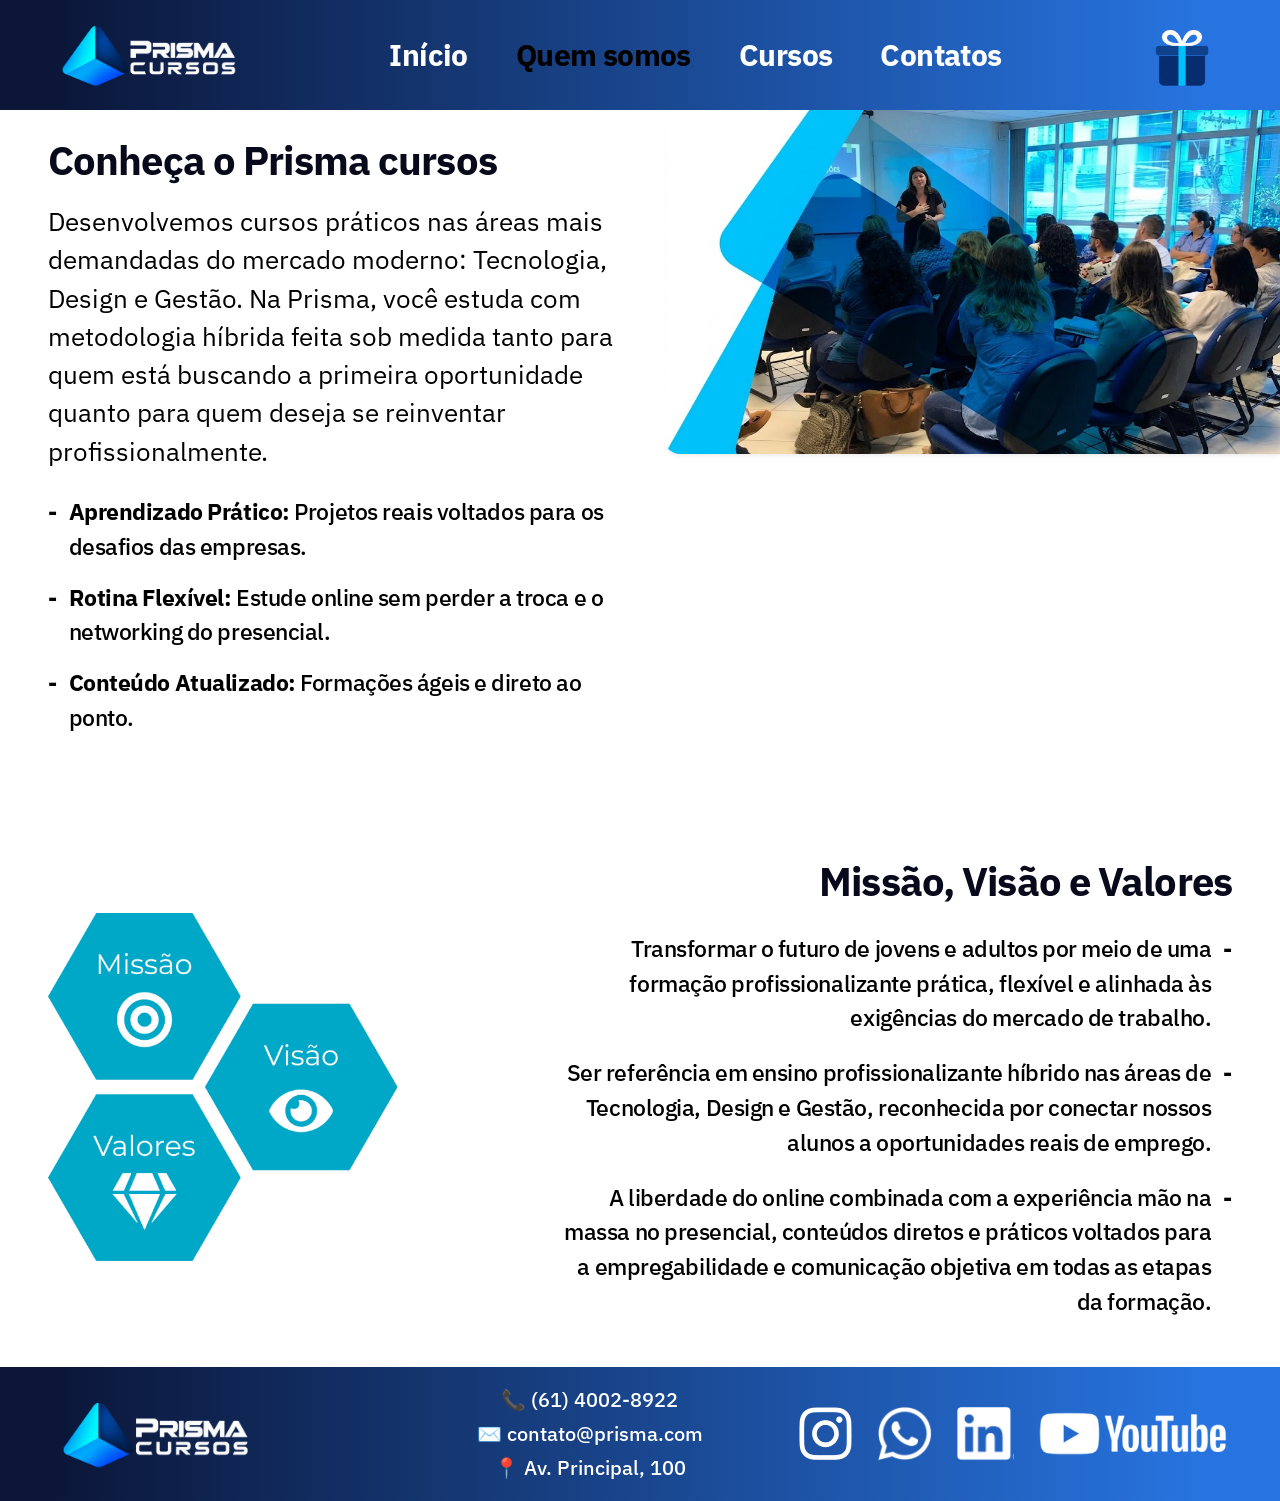
<file: quem-somos.html>
<!DOCTYPE html>
<html lang="pt-BR">

<head>
  <meta charset="UTF-8">
  <meta name="viewport" content="width=device-width, initial-scale=1.0">
  <title>Prisma Cursos - Quem somos</title>
  <meta name="description"
    content="Conheça o Prisma Cursos: cursos práticos em Tecnologia, Design e Gestão, conectando alunos a oportunidades reais com metodologia híbrida.">

  <link href="https://cdn.jsdelivr.net/npm/bootstrap@5.3.3/dist/css/bootstrap.min.css" rel="stylesheet"
    integrity="sha384-QWTKZyjpPEjISv5WaRU9OFeRpok6YctnYmDr5pNlyT2bRjXh0JMhjY6hW+ALEwIH" crossorigin="anonymous">

  <link rel="preconnect" href="https://fonts.googleapis.com">
  <link rel="preconnect" href="https://fonts.gstatic.com" crossorigin>
  <link href="https://fonts.googleapis.com/css2?family=IBM+Plex+Sans:wght@400;500;600;700&display=swap"
    rel="stylesheet">

  <link rel="stylesheet" href="style.css">
</head>

<body>

  <header class="site-header d-none d-md-block">
    <div class="container-fluid px-4 px-lg-5">
      <div class="header-inner d-flex align-items-center justify-content-between">

        <a href="index.html" class="navbar-brand d-flex align-items-center me-3" id="header-logo">
          <img src="assets/logo_prisma.png" alt="Logo Prisma Cursos" class="img-fluid logo-img">
        </a>

        <nav class="d-flex align-items-center gap-4 gap-lg-5" id="desktop-nav">
          <a href="index.html" class="nav-item-link">Início</a>
          <a href="quem-somos.html" class="nav-item-link current-page">Quem somos</a>
          <a href="cursos.html" class="nav-item-link">Cursos</a>
          <a href="contatos.html" class="nav-item-link">Contatos</a>
        </nav>

        <div class="d-flex align-items-center">
          <div class="gift-wrapper">
            <a href="quiz.html" class="gift-link" id="gift-link" title="Quiz Prisma Cursos" aria-label="Ir para o Quiz">
              <img src="assets/gift_icon.png" alt="Presente Prisma Cursos" class="gift-icon" id="gift-btn">
            </a>
          </div>
        </div>

      </div>
    </div>
  </header>

  <header class="mobile-header d-md-none">
    <div class="mobile-header-inner d-flex align-items-center justify-content-between px-3">
      <button class="mobile-hamburger-btn border-0 bg-transparent p-0" type="button" data-bs-toggle="collapse"
        data-bs-target="#mobileMenuDrawer" aria-controls="mobileMenuDrawer" aria-expanded="false"
        aria-label="Toggle navigation" id="mobile-hamburger">
        <img src="assets/menu_icon.png" alt="Menu" class="mobile-menu-img">
      </button>

      <a href="index.html" class="mobile-header-logo">
        <img src="assets/logo_prisma.png" alt="Prisma Cursos" class="mobile-logo-img">
      </a>
    </div>

    <div class="collapse mobile-menu-collapse" id="mobileMenuDrawer">
      <div class="d-flex flex-column gap-3 p-3">
        <a href="index.html" class="nav-item-link">Início</a>
        <a href="quem-somos.html" class="nav-item-link current-page">Quem somos</a>
        <a href="cursos.html" class="nav-item-link">Cursos</a>
        <a href="contatos.html" class="nav-item-link">Contatos</a>
        <a href="quiz.html" class="nav-item-link text-cyan">Quiz</a>
      </div>
    </div>
  </header>

  <main class="about-page-main">
    <section class="about-intro-section pt-0 pb-4 pb-lg-5">
      <div class="container-fluid ps-3 ps-md-4 ps-lg-5 pe-0">
        <div class="row align-items-stretch g-0">

          <div class="col-12 col-lg-6 pe-3 pe-lg-5 pt-3 pt-lg-4 pb-3 pb-lg-4 d-flex flex-column justify-content-center">
            <h1 class="about-title fw-bold mb-3 mb-lg-3">Conheça o Prisma cursos</h1>

            <p class="about-description mb-3 mb-lg-4">
              Desenvolvemos cursos práticos nas áreas mais demandadas do mercado moderno: Tecnologia, Design e Gestão.
              Na Prisma, você estuda com metodologia híbrida feita sob medida tanto para quem está buscando a primeira
              oportunidade quanto para quem deseja se reinventar profissionalmente.
            </p>

            <ul class="about-list list-unstyled mb-0">
              <li class="about-list-item">
                <span class="bullet-dash">-</span>
                <span><strong>Aprendizado Prático:</strong> Projetos reais voltados para os desafios das
                  empresas.</span>
              </li>
              <li class="about-list-item">
                <span class="bullet-dash">-</span>
                <span><strong>Rotina Flexível:</strong> Estude online sem perder a troca e o networking do
                  presencial.</span>
              </li>
              <li class="about-list-item">
                <span class="bullet-dash">-</span>
                <span><strong>Conteúdo Atualizado:</strong> Formações ágeis e direto ao ponto.</span>
              </li>
            </ul>

            <div class="d-block d-lg-none mt-4 text-center">
              <img src="assets/quem_somos_students.png" alt="Estudantes Prisma Cursos em aula prática"
                class="img-fluid rounded shadow-sm w-100 object-fit-cover">
            </div>
          </div>

          <div class="col-12 col-lg-6 p-0 d-none d-lg-flex justify-content-end align-items-start">
            <div class="about-img-box">
              <img src="assets/quem_somos_students.png" alt="Estudantes Prisma Cursos em aula prática"
                class="about-img shadow-sm">
            </div>
          </div>

        </div>
      </div>
    </section>

    <section class="about-mvv-section py-4 py-lg-5">
      <div class="container-fluid px-3 px-md-4 px-lg-5">
        <div class="row align-items-center g-4 g-lg-5 flex-column-reverse flex-lg-row">

          <div class="col-12 col-lg-5 d-flex justify-content-center justify-content-lg-start">
            <div class="mvv-target-img-box">
              <img src="assets/quem_somos_target.png" alt="Alvo com dardo representando foco e objetivos"
                class="img-fluid mvv-target-img">
            </div>
          </div>

          <div class="col-12 col-lg-7 text-start text-lg-end">
            <h2 class="mvv-title fw-bold mb-3 mb-lg-4">Missão, Visão e Valores</h2>

            <ul class="mvv-list list-unstyled mb-0">
              <li class="mvv-list-item">
                <span>Transformar o futuro de jovens e adultos por meio de uma formação profissionalizante prática,
                  flexível e alinhada às exigências do mercado de trabalho.</span>
                <span class="bullet-dash d-none d-lg-inline-block">-</span>
              </li>
              <li class="mvv-list-item">
                <span>Ser referência em ensino profissionalizante híbrido nas áreas de Tecnologia, Design e Gestão,
                  reconhecida por conectar nossos alunos a oportunidades reais de emprego.</span>
                <span class="bullet-dash d-none d-lg-inline-block">-</span>
              </li>
              <li class="mvv-list-item">
                <span>A liberdade do online combinada com a experiência mão na massa no presencial, conteúdos diretos e
                  práticos voltados para a empregabilidade e comunicação objetiva em todas as etapas da formação.</span>
                <span class="bullet-dash d-none d-lg-inline-block">-</span>
              </li>
            </ul>
          </div>

        </div>
      </div>
    </section>
  </main>

  <footer class="site-footer py-3 d-none d-md-block">
    <div class="container-fluid px-4 px-lg-5">
      <div class="row align-items-center g-4">

        <div class="col-12 col-md-4 col-lg-3 d-flex justify-content-center justify-content-md-start">
          <a href="index.html" class="footer-brand" id="footer-logo">
            <img src="assets/logo_prisma.png" alt="Prisma Cursos" class="img-fluid footer-logo-img">
          </a>
        </div>

        <div
          class="col-12 col-md-4 col-lg-5 d-flex flex-column align-items-center justify-content-center text-center text-white footer-contact-info">
          <div class="contact-line">📞 (61) 4002-8922</div>
          <div class="contact-line">✉️ contato@prisma.com</div>
          <div class="contact-line">📍 Av. Principal, 100</div>
        </div>

        <div
          class="col-12 col-md-4 col-lg-4 d-flex justify-content-center justify-content-md-end align-items-center gap-3 footer-social-links">
          <a href="https://whatsapp.com" target="_blank" rel="noopener noreferrer" class="social-link" title="WhatsApp"
            aria-label="WhatsApp">
            <img src="assets/icon_whatsapp.png" alt="WhatsApp" class="social-icon">
          </a>
          <a href="https://instagram.com" target="_blank" rel="noopener noreferrer" class="social-link"
            title="Instagram" aria-label="Instagram">
            <img src="assets/icon_instagram.png" alt="Instagram" class="social-icon">
          </a>
          <a href="https://linkedin.com" target="_blank" rel="noopener noreferrer" class="social-link" title="LinkedIn"
            aria-label="LinkedIn">
            <img src="assets/icon_linkedin.png" alt="LinkedIn" class="social-icon">
          </a>
          <a href="https://youtube.com" target="_blank" rel="noopener noreferrer" class="social-link" title="YouTube"
            aria-label="YouTube">
            <img src="assets/icon_youtube.png" alt="YouTube" class="social-icon social-icon-yt">
          </a>
        </div>

      </div>
    </div>
  </footer>

  <footer class="mobile-footer py-2 d-md-none">
    <div class="container-fluid px-3">
      <div class="d-flex align-items-center justify-content-between">

        <a href="index.html" class="mobile-footer-logo-link">
          <img src="assets/logo_prisma_icon.png" alt="Prisma Cursos" class="mobile-footer-logo-img">
        </a>

        <div class="d-flex align-items-center gap-2 footer-social-links">
          <a href="https://instagram.com" target="_blank" rel="noopener noreferrer" class="social-link"
            title="Instagram" aria-label="Instagram">
            <img src="assets/icon_instagram.png" alt="Instagram" class="mobile-social-icon">
          </a>
          <a href="https://whatsapp.com" target="_blank" rel="noopener noreferrer" class="social-link" title="WhatsApp"
            aria-label="WhatsApp">
            <img src="assets/icon_whatsapp.png" alt="WhatsApp" class="mobile-social-icon">
          </a>
          <a href="https://linkedin.com" target="_blank" rel="noopener noreferrer" class="social-link" title="LinkedIn"
            aria-label="LinkedIn">
            <img src="assets/icon_linkedin.png" alt="LinkedIn" class="mobile-social-icon">
          </a>
          <a href="https://youtube.com" target="_blank" rel="noopener noreferrer" class="social-link" title="YouTube"
            aria-label="YouTube">
            <img src="assets/icon_youtube.png" alt="YouTube" class="mobile-social-icon mobile-social-icon-yt">
          </a>
        </div>

      </div>
    </div>
  </footer>

  <script src="https://cdn.jsdelivr.net/npm/bootstrap@5.3.3/dist/js/bootstrap.bundle.min.js"
    integrity="sha384-YvpcrYf0tY3lHB60NNkmXc5s9fDVZLESaAA55NDzOxhy9GkcIdslK1eN7N6jIeHz"
    crossorigin="anonymous"></script>
  <script src="script.js"></script>
</body>

</html>
</file>
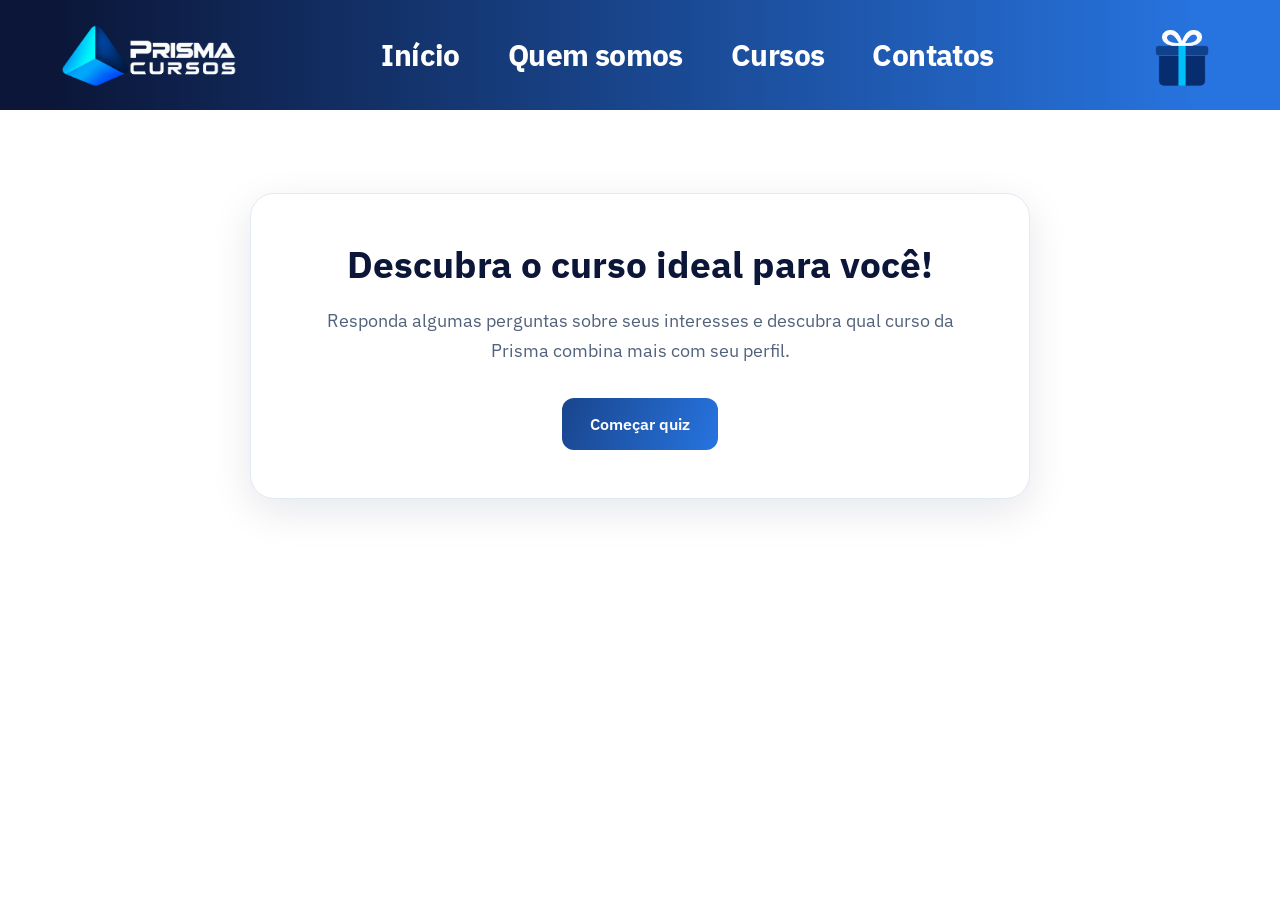
<file: quiz.html>
<!DOCTYPE html>
<html lang="pt-BR">
<head>
  <meta charset="UTF-8">
  <meta name="viewport" content="width=device-width, initial-scale=1.0">

  <title>Quiz de Carreira | Prisma Cursos</title>

  <link
    href="https://cdn.jsdelivr.net/npm/bootstrap@5.3.3/dist/css/bootstrap.min.css"
    rel="stylesheet"
  >

  <link
    href="https://fonts.googleapis.com/css2?family=IBM+Plex+Sans:wght@400;500;600;700&display=swap"
    rel="stylesheet"
  >

  <link rel="stylesheet" href="style.css">
  <link rel="stylesheet" href="quiz.css">
</head>

<body>

  <header class="site-header d-none d-md-block">
    <div class="container-fluid px-4 px-lg-5">
      <div class="header-inner d-flex align-items-center justify-content-between">

        <a href="index.html" class="navbar-brand" aria-label="Página inicial">
          <img src="assets/logo_prisma.png" alt="Prisma Cursos" class="logo-img">
        </a>

        <nav class="d-flex align-items-center gap-4 gap-lg-5">
          <a href="index.html" class="nav-item-link">Início</a>
          <a href="quem-somos.html" class="nav-item-link">Quem somos</a>
          <a href="cursos.html" class="nav-item-link">Cursos</a>
          <a href="contatos.html" class="nav-item-link">Contatos</a>
        </nav>

        <a href="quiz.html" class="gift-link" aria-label="Quiz Prisma Cursos">
          <img src="assets/gift_icon.png" alt="" class="gift-icon">
        </a>

      </div>
    </div>
  </header>

  <header class="mobile-header d-md-none">
    <div class="mobile-header-inner d-flex align-items-center justify-content-between px-3">

      <button
        class="mobile-hamburger-btn border-0 bg-transparent p-0"
        type="button"
        data-bs-toggle="collapse"
        data-bs-target="#mobileMenuDrawer"
        aria-controls="mobileMenuDrawer"
        aria-expanded="false"
        aria-label="Abrir menu"
      >
        <img src="assets/menu_icon.png" alt="" class="mobile-menu-img">
      </button>

      <a href="index.html" class="mobile-header-logo">
        <img src="assets/logo_prisma.png" alt="Prisma Cursos" class="mobile-logo-img">
      </a>

    </div>

    <nav class="collapse mobile-menu-collapse" id="mobileMenuDrawer">
      <div class="d-flex flex-column gap-3 p-3">
        <a href="index.html" class="nav-item-link">Início</a>
        <a href="quem-somos.html" class="nav-item-link">Quem somos</a>
        <a href="cursos.html" class="nav-item-link">Cursos</a>
        <a href="contatos.html" class="nav-item-link">Contatos</a>
        <a href="quiz.html" class="nav-item-link">Quiz</a>
      </div>
    </nav>
  </header>

  <main class="container py-5">

    <section class="quiz-container" aria-labelledby="quiz-title">

      <div class="quiz-intro" id="quiz-intro">
        <h1 id="quiz-title">Descubra o curso ideal para você!</h1>

        <p>
          Responda algumas perguntas sobre seus interesses
          e descubra qual curso da Prisma combina mais com seu perfil.
        </p>

        <button type="button" id="start-btn">
          Começar quiz
        </button>
      </div>

      <div class="quiz-questions" id="quiz-questions" hidden>
        <p id="quiz-progress" aria-live="polite"></p>

        <h2 id="question-title"></h2>

        <div id="answer-options"></div>

        <button type="button" id="next-btn" disabled>
          Próxima pergunta
        </button>
      </div>

      <div class="quiz-result" id="quiz-result" hidden>
        <h2>Seu curso recomendado é:</h2>

        <h3 id="recommended-course"></h3>

        <p id="recommendation-description"></p>

        <a href="cursos.html">
          Conhecer os cursos
        </a>

        <button type="button" id="restart-btn">
          Refazer quiz
        </button>
      </div>

    </section>

  </main>

  <script
    src="https://cdn.jsdelivr.net/npm/bootstrap@5.3.3/dist/js/bootstrap.bundle.min.js"
  ></script>

  <script src="quiz.js"></script>

</body>
</html>
</file>
<file: style.css>
:root {
  --font-family: 'IBM Plex Sans', -apple-system, BlinkMacSystemFont, "Segoe UI", Roboto, sans-serif;
  --color-white: #FFFFFF;
  --color-black: #000000;
  --color-cyan-ultra: #33D6F6;
  --color-cyan-bright: #00D1FF;
  --color-header-start: #0B1638;
  --color-header-mid: #19458C;
  --color-header-end: #2774E0;
  --color-stats-start: #2774E0;
  --color-stats-end: #153F7A;
}

body {
  font-family: var(--font-family);
  background-color: var(--color-white);
  color: var(--color-black);
  overflow-x: hidden;
  margin: 0;
  padding: 0;
}

.site-header {
  background: linear-gradient(90deg, #0B1638 4%, #19458C 49%, #2774E0 94%);
  width: 100%;
  position: sticky;
  top: 0;
  z-index: 1020;
}

.header-inner {
  min-height: 110px;
}

.logo-img {
  max-height: 75px;
  width: auto;
  object-fit: contain;
}

.nav-item-link {
  font-family: var(--font-family);
  font-size: 1.85rem;
  font-weight: 700;
  color: var(--color-white);
  text-decoration: none;
  letter-spacing: -0.02em;
  transition: opacity 0.15s ease-in-out;
}

.nav-item-link:hover {
  opacity: 0.85;
  color: var(--color-white);
}

.nav-item-link.current-page {
  color: #000000;
  background: transparent;
  padding: 0;
}

.nav-item-link.current-page:hover {
  color: #000000;
  opacity: 0.8;
}

.gift-wrapper {
  display: flex;
  align-items: center;
}

.gift-icon {
  width: 100px;
  height: 100px;
  object-fit: contain;
  cursor: pointer;
  transition: opacity 0.2s ease-in-out;
}

.gift-icon:hover {
  opacity: 0.85;
}

.mobile-header {
  background: linear-gradient(90deg, #0B1638 4%, #122E62 27%, #2774E0 94%);
  width: 100%;
  position: sticky;
  top: 0;
  z-index: 1020;
}

.mobile-header-inner {
  height: 72px;
}

.mobile-hamburger-btn {
  display: flex;
  align-items: center;
  justify-content: center;
}

.mobile-menu-img {
  width: 44px;
  height: 44px;
  object-fit: contain;
}

.mobile-header-logo {
  display: flex;
  align-items: center;
}

.mobile-logo-img {
  height: 46px;
  width: auto;
  object-fit: contain;
}

.mobile-menu-collapse {
  background: #0B1638;
  border-top: 1px solid rgba(255, 255, 255, 0.1);
}

.btn-figma {
  background-color: var(--color-cyan-ultra);
  color: var(--color-white);
  border-radius: 10px;
  font-family: var(--font-family);
  font-size: 1.55rem;
  font-weight: 700;
  text-decoration: underline;
  padding: 12px 28px;
  min-width: 260px;
  height: 60px;
  display: inline-flex;
  align-items: center;
  justify-content: center;
  border: none;
  box-shadow: 0 4px 10px rgba(51, 214, 246, 0.3);
  transition: opacity 0.2s ease, filter 0.2s ease;
}

.btn-figma:hover {
  background-color: var(--color-cyan-ultra);
  color: var(--color-white);
  opacity: 0.9;
  filter: brightness(0.95);
}

.btn-veja-mais {
  min-width: 110px;
  height: 46px;
  padding: 6px 16px;
  font-size: 1.15rem;
  white-space: nowrap;
}

.hero-section {
  width: 100%;
}

.hero-container {
  padding-right: 0 !important;
}

.hero-title {
  font-family: var(--font-family);
  font-size: 3.4rem;
  line-height: 1.15;
  letter-spacing: -0.02em;
}

.text-black {
  color: var(--color-black);
}

.text-cyan {
  color: var(--color-cyan-bright);
}

.mobile-hero-gift-img {
  width: 130px;
  height: 130px;
  object-fit: contain;
  transition: opacity 0.2s ease;
}

.mobile-hero-gift-img:hover {
  opacity: 0.85;
}

.hero-image-box {
  width: 100%;
  height: 100%;
  display: flex;
}

.hero-img {
  border-radius: 12px 0 0 12px;
  object-fit: cover;
  display: block;
  margin-left: auto;
  height: 100%;
  width: 100%;
}

.stats-banner {
  background: linear-gradient(90deg, #2774E0 26%, #153F7A 52%);
  color: var(--color-white);
}

.stat-icon-wrapper {
  width: 70px;
  height: 70px;
}

.stat-icon {
  width: 100%;
  height: 100%;
  object-fit: contain;
}

.stat-number {
  font-size: 2.25rem;
  line-height: 1.1;
}

.stat-label {
  font-size: 1.15rem;
  line-height: 1.2;
  font-weight: 500;
}

.testimonial-section {
  width: 100%;
}

.testimonial-image-box {
  max-width: 480px;
}

.testimonial-img {
  border-radius: 12px;
  object-fit: cover;
}

.testimonial-title {
  font-family: var(--font-family);
  font-size: 3.1rem;
  line-height: 1.18;
  letter-spacing: -0.02em;
}

.mobile-testimonial-text {
  font-size: 1.05rem;
  line-height: 1.35;
}

.site-footer {
  background: linear-gradient(90deg, #0B1638 4%, #19458C 49%, #2774E0 94%);
  color: var(--color-white);
  width: 100%;
}

.footer-logo-img {
  max-height: 80px;
  width: auto;
  object-fit: contain;
}

.footer-contact-info {
  font-size: 1.25rem;
  font-weight: 500;
  line-height: 1.7;
}

.contact-line {
  white-space: nowrap;
  user-select: text;
}

.footer-social-links {
  display: flex;
  align-items: center;
}

.social-link {
  display: inline-flex;
  align-items: center;
  justify-content: center;
  transition: opacity 0.2s ease, filter 0.2s ease;
  padding: 4px;
}

.social-link:hover {
  opacity: 0.8;
  filter: brightness(1.2);
}

.social-icon {
  height: 55px;
  width: auto;
  object-fit: contain;
}

.social-icon-yt {
  height: 45px;
}

.mobile-footer {
  background: linear-gradient(90deg, #0B1638 4%, #122E62 26%, #2774E0 94%);
  width: 100%;
}

.mobile-footer-logo-img {
  height: 44px;
  width: auto;
  object-fit: contain;
}

.mobile-social-icon {
  height: 34px;
  width: auto;
  object-fit: contain;
}

.mobile-social-icon-yt {
  height: 26px;
}

@media (max-width: 991.98px) {

  .hero-title,
  .testimonial-title {
    font-size: 2.3rem;
  }

  .stat-number {
    font-size: 1.8rem;
  }

  .stat-label {
    font-size: 1rem;
  }

  .footer-contact-info {
    font-size: 1.1rem;
  }
}

@media (max-width: 767.98px) {
  .hero-title {
    font-size: 1.55rem;
    line-height: 1.25;
  }

  .btn-figma {
    min-width: 145px;
    height: 48px;
    font-size: 0.95rem;
    padding: 8px 12px;
  }

  .stat-icon-wrapper {
    width: 48px;
    height: 48px;
  }

  .stat-number {
    font-size: 1.35rem;
  }

  .stat-label {
    font-size: 0.82rem;
  }
}


.about-page-main {
  min-height: calc(100vh - 110px - 130px);
}

.about-intro-section,
.about-mvv-section {
  width: 100%;
}

.about-title {
  font-family: var(--font-family);
  font-weight: 700;
  font-size: 2.5rem;
  line-height: 1.3;
  letter-spacing: -0.022em;
  color: #08091B;
}

.about-description {
  font-family: var(--font-family);
  font-weight: 400;
  font-size: 1.65rem;
  line-height: 1.45;
  color: #000000;
}

.about-list {
  display: flex;
  flex-direction: column;
  gap: 1rem;
}

.about-list-item {
  font-family: var(--font-family);
  font-weight: 500;
  font-size: 1.45rem;
  line-height: 1.5;
  letter-spacing: -0.019em;
  color: #000000;
  display: flex;
  align-items: flex-start;
  gap: 0.75rem;
}

.about-list-item .bullet-dash {
  font-weight: 700;
}

.about-img-box {
  width: 100%;
  height: 100%;
  display: flex;
  justify-content: flex-end;
  align-items: flex-start;
  overflow: hidden;
}

.about-img {
  border-radius: 0 0 0 16px;
  object-fit: contain;
  object-position: top right;
  display: block;
  max-width: 100%;
  max-height: 100%;
  width: auto;
  height: auto;
}

.mvv-title {
  font-family: var(--font-family);
  font-weight: 500;
  font-size: 2.5rem;
  line-height: 1.3;
  letter-spacing: -0.022em;
  color: #08091B;
}

.mvv-target-img-box {
  max-width: 350px;
  display: flex;
  justify-content: center;
  align-items: center;
}

.mvv-target-img {
  max-width: 100%;
  height: auto;
  object-fit: contain;
}

.mvv-list {
  display: flex;
  flex-direction: column;
  gap: 1.25rem;
}

.mvv-list-item {
  font-family: var(--font-family);
  font-weight: 500;
  font-size: 1.45rem;
  line-height: 1.5;
  letter-spacing: -0.019em;
  color: #000000;
  display: flex;
  align-items: flex-start;
  justify-content: flex-end;
  gap: 0.75rem;
}

.mvv-list-item .bullet-dash {
  font-weight: 700;
  order: 2;
}

@media (max-width: 991.98px) {

  .about-title,
  .mvv-title {
    font-size: 2rem;
  }

  .about-description {
    font-size: 1.25rem;
  }

  .about-list-item,
  .mvv-list-item {
    font-size: 1.15rem;
  }

  .mvv-list-item {
    justify-content: flex-start;
  }

  .mvv-list-item .bullet-dash {
    order: 0;
  }
}

@media (max-width: 767.98px) {

  .about-title,
  .mvv-title {
    font-size: 1.6rem;
  }

  .about-description {
    font-size: 1.05rem;
    line-height: 1.4;
  }

  .about-list-item,
  .mvv-list-item {
    font-size: 0.95rem;
    line-height: 1.45;
  }

  .mvv-target-img-box {
    max-width: 240px;
  }
}

.depoimento-card {
  background: linear-gradient(180deg, #2774E0 0%, #153F7A 55%, #0B1638 100%);
  color: var(--color-white);
  border-radius: 18px;
  padding: 14px 20px 18px;
  box-shadow: 0 4px 8px rgba(0, 0, 0, 0.35);
}

.depoimento-stars {
  color: var(--color-white);
  font-size: 1.7rem;
  line-height: 1;
  letter-spacing: 3px;
}

.depoimento-autor {
  font-size: 0.85rem;
  font-weight: 700;
  margin: 8px 0 4px;
}

.depoimento-texto {
  font-size: 0.85rem;
  font-weight: 700;
  line-height: 2;
  margin: 0;
}

.depoimento-card--direita {
  text-align: right;
}

.depoimentos-cta {
  font-family: var(--font-family);
  font-size: 1.35rem;
  font-weight: 700;
  line-height: 2.2;
  text-align: center;
  color: var(--color-black);
}

.depoimentos-cta .destaque {
  color: #1E9BFF;
}

@media (max-width: 991.98px) {
  .depoimentos-cta {
    font-size: 1.15rem;
    line-height: 1.8;
  }
}

.contato-section {
  padding: 16px 0 24px;
}

.contato-container {
  padding: 0 16px;
}

.contato-titulo {
  font-family: var(--font-family);
  font-size: 1.8rem;
  font-weight: 700;
  line-height: 1.25;
  letter-spacing: -0.01em;
  color: var(--color-black);
  margin: 8px 0 10px;
}

.contato-subtitulo {
  font-size: 1rem;
  color: var(--color-black);
  margin-bottom: 8px;
}

.contato-icones {
  display: flex;
  flex-wrap: wrap;
  justify-content: center;
}

.contato-icone {
  width: min(46vw, 220px);
  height: auto;
  object-fit: contain;
}

.contato-form-col {
  margin-top: 16px;
}

.contato-form {
  display: flex;
  flex-direction: column;
  border-radius: 32px;
  overflow: hidden;
  background: linear-gradient(180deg, #15407A 0%, #12376C 50%, #0B203E 100%);
}

.contato-form-campos {
  display: flex;
  flex-direction: column;
  padding: 22px 24px 20px;
}

.contato-campo {
  width: 100%;
  background-color: #0091FC;
  color: var(--color-white);
  font-family: var(--font-family);
  font-size: 1.35rem;
  font-weight: 700;
  border: none;
  outline: none;
  padding: 10px 28px;
}

.contato-campo::placeholder {
  color: #BFE3FE;
  opacity: 1;
}

.contato-campo:focus {
  background-color: #0091FC;
  color: var(--color-white);
  box-shadow: 0 0 0 3px rgba(191, 227, 254, 0.6);
}

.contato-pill {
  height: 60px;
  border-radius: 999px;
  margin-bottom: 18px;
}

input.contato-pill:nth-of-type(2) {
  margin-bottom: 8px;
}

.contato-divisor {
  margin: 0 -24px 14px;
  border: 0;
  border-top: 1px solid #4F6F9B;
  opacity: 1;
}

.contato-textarea {
  height: 150px;
  border-radius: 28px;
  resize: none;
  padding-top: 14px;
  display: block;
}

.contato-enviar {
  background-color: #00D1FF;
  color: var(--color-white);
  font-family: var(--font-family);
  font-size: 2rem;
  font-weight: 500;
  text-decoration: underline;
  border: none;
  width: 100%;
  padding: 8px 0 10px;
  transition: filter 0.2s ease;
}

.contato-enviar:hover {
  filter: brightness(0.95);
}

@media (min-width: 992px) {
  .contato-section {
    padding: 0.3vw 0 2.1vw;
  }

  .contato-container {
    padding: 0 1.5vw 0 1.75vw;
  }

  .contato-info {
    padding-top: 3.6vw;
  }

  .contato-titulo {
    font-size: 3.4vw;
    margin: 0 0 0.9vw;
  }

  .contato-subtitulo {
    font-size: 1.33vw;
    margin-bottom: 0.4vw;
  }

  .contato-icones {
    flex-wrap: nowrap;
    justify-content: flex-start;
  }

  .contato-icone {
    width: 27.5vw;
    flex: 0 1 27.5vw;
  }

  .contato-form-col {
    margin-top: 0;
  }

  .contato-form {
    border-radius: 3.5vw;
  }

  .contato-form-campos {
    padding: 3.1vw 3.5vw 2.5vw 3.1vw;
  }

  .contato-campo {
    font-size: 2.05vw;
    padding: 0 3.4vw;
  }

  .contato-pill {
    height: 5.9vw;
    margin-bottom: 3.75vw;
  }

  input.contato-pill:nth-of-type(2) {
    margin-bottom: 1.25vw;
  }

  .contato-divisor {
    margin: 0 -3.5vw 1.25vw -3.1vw;
  }

  .contato-textarea {
    height: 17.3vw;
    border-radius: 3.1vw;
    padding-top: 1.2vw;
  }

  .contato-enviar {
    font-size: 3.45vw;
    padding: 1.5vw 0 1.7vw;
  }
}

.enviado-section {
  padding: 24px 0 32px;
}

.enviado-container {
  padding: 0 16px;
}

.enviado-painel {
  border-radius: 32px;
  padding: 22px 16px 16px;
  background: linear-gradient(180deg, #15407A 0%, #12376C 50%, #0B203E 100%);
}

.enviado-pill {
  height: 52px;
  line-height: 52px;
  border-radius: 999px;
  background-color: #0091FC;
  color: var(--color-white);
  font-size: 1.1rem;
  font-weight: 500;
  padding: 0 18px;
  overflow: hidden;
  white-space: nowrap;
  text-overflow: ellipsis;
}

.enviado-msg {
  min-height: 140px;
  max-height: 260px;
  border-radius: 28px;
  background-color: #0091FC;
  color: var(--color-white);
  font-size: 1.1rem;
  font-weight: 500;
  line-height: 1.4;
  padding: 14px 18px;
  overflow: auto;
  overflow-wrap: anywhere;
  white-space: pre-wrap;
}

.enviado-divisor {
  margin: 14px -16px;
  border: 0;
  border-top: 1px solid #7F98BE;
  opacity: 1;
}

.enviado-texto-col {
  padding-top: 28px;
}

.enviado-titulo {
  font-family: var(--font-family);
  font-size: 1.9rem;
  font-weight: 700;
  line-height: 1.35;
  color: var(--color-black);
  margin: 0 0 12px;
}

.enviado-texto {
  font-size: 1rem;
  line-height: 1.6;
  color: var(--color-black);
  margin: 0 0 28px;
}

.enviado-botao {
  display: flex;
  align-items: center;
  justify-content: center;
  width: 100%;
  min-height: 76px;
  padding: 10px 20px;
  background-color: #00D1FF;
  color: var(--color-white);
  font-family: var(--font-family);
  font-size: 1.6rem;
  font-weight: 700;
  line-height: 1.2;
  text-align: center;
  text-decoration: none;
  border-radius: 6px;
  box-shadow: 0 3px 6px rgba(0, 0, 0, 0.3);
  transition: filter 0.2s ease;
}

.enviado-botao:hover {
  color: var(--color-white);
  filter: brightness(0.95);
}

@media (min-width: 992px) {
  .enviado-section {
    min-height: 48vw;
    padding: 0;
  }

  .enviado-container {
    padding: 0;
  }

  .enviado-painel {
    width: 40vw;
    margin: 4.4vw 0 0 5.4vw;
    padding: 3.1vw 1.25vw 1.6vw 1.75vw;
    border-radius: 3.5vw;
  }

  .enviado-pill {
    height: 5.75vw;
    line-height: 5.75vw;
    font-size: 2.5vw;
    padding: 0 1.25vw;
  }

  .enviado-msg {
    height: 17.25vw;
    min-height: 0;
    max-height: none;
    border-radius: 3vw;
    font-size: 2.5vw;
    padding: 1.6vw 1.25vw;
  }

  .enviado-divisor-1 {
    margin: 2.4vw -1.25vw 1.25vw -1.75vw;
  }

  .enviado-divisor-2 {
    margin: 1.6vw -1.25vw 1.1vw -1.75vw;
  }

  .enviado-texto-col {
    padding: 3.4vw 1.5vw 0 8.5vw;
  }

  .enviado-titulo {
    font-size: 3.8vw;
    line-height: 1.5;
    margin: 0 0 1vw;
  }

  .enviado-texto {
    font-size: 1.55vw;
    max-width: 33vw;
    margin: 0 0 5vw;
  }

  .enviado-botao {
    width: 38.8vw;
    min-height: 9vw;
    padding: 0 2vw;
    font-size: 3vw;
    border-radius: 0.5vw;
    box-shadow: 0 0.3vw 0.6vw rgba(0, 0, 0, 0.3);
  }
}

.title-bar {
  width: 50px;
  height: 5px;
  background-color: #00c5f4;
  border-radius: 4px;
  margin-bottom: 1.2rem;
}

.cards-wrapper {
  display: grid;
  grid-template-columns: repeat(3, minmax(0, 1fr));
  gap: 1.5rem;
  width: 100%;
  max-width: 1140px;
  margin: 0 auto;
  align-items: stretch;
}

.course-card {
  background-color: #ffffff;
  border-radius: 16px;
  border: 1px solid #e2e8f0;
  overflow: hidden;
  display: flex;
  flex-direction: column;
  box-shadow: 0 10px 25px -4px rgba(0, 0, 0, 0.08);
  transition: transform 0.25s ease, box-shadow 0.25s ease;
  width: 100%;
  min-width: 0;
}

.course-card:hover {
  transform: translateY(-5px);
  box-shadow: 0 18px 30px -5px rgba(11, 46, 99, 0.18);
}

.course-card-body {
  padding: 1.5rem 1.4rem;
  display: flex;
  flex-direction: column;
  flex: 1;
}

.card-header-banner {
  background: linear-gradient(135deg, #18549e 0%, #0d366e 100%);
  padding: 1.6rem 1rem;
  display: flex;
  align-items: center;
  justify-content: center;
}

.window-mockup {
  background-color: #ffffff;
  border-radius: 12px;
  width: 175px;
  height: 110px;
  overflow: hidden;
  box-shadow: 0 6px 16px rgba(0, 0, 0, 0.25);
  display: flex;
  flex-direction: column;
}

.window-bar {
  background-color: #0c2d5e;
  padding: 6px 10px;
  display: flex;
  gap: 4px;
}

.window-bar .dot {
  width: 5px;
  height: 5px;
  background-color: #38bdf8;
  border-radius: 50%;
}

.window-bar .dot:nth-child(2) {
  background-color: #93c5fd;
}

.window-bar .dot:nth-child(3) {
  background-color: #bae6fd;
}

.window-screen {
  background-color: #f0f7ff;
  flex: 1;
  display: flex;
  flex-direction: column;
  align-items: center;
  justify-content: center;
  position: relative;
  overflow: hidden;
}

.code-editor {
  display: flex;
  flex-direction: column;
  gap: 4px;
  width: 78%;
}

.code-line {
  font-family: monospace;
  font-size: 7.5px;
  font-weight: 700;
  line-height: 1.25;
}

.code-line.c-blue {
  color: #0284c7;
}

.code-line.c-cyan {
  color: #06b6d4;
  padding-left: 6px;
}

.code-line.c-indigo {
  color: #4f46e5;
  padding-left: 12px;
}

.code-line.c-gray {
  color: #64748b;
  padding-left: 6px;
}

.cursor-blink {
  animation: blink 1s infinite;
}

@keyframes blink {
  0%, 100% { opacity: 1; }
  50% { opacity: 0; }
}

.code-badge-icon {
  position: absolute;
  bottom: 6px;
  right: 6px;
  background-color: #0284c7;
  color: #ffffff;
  font-size: 8px;
  font-weight: 800;
  padding: 2px 5px;
  border-radius: 4px;
  font-family: monospace;
}

.design-preview {
  width: 82%;
  height: 52px;
  border: 1.5px dashed #93c5fd;
  border-radius: 6px;
  display: flex;
  align-items: center;
  justify-content: space-between;
  padding: 0 8px;
}

.preview-lines .line {
  display: block;
  width: 30px;
  height: 5px;
  background-color: #93c5fd;
  border-radius: 3px;
  margin-bottom: 4px;
}

.preview-lines .line.short {
  width: 18px;
  margin-bottom: 0;
}

.pen-tool-icon {
  width: 28px;
  height: 28px;
}

.screen-agile {
  justify-content: space-around;
}

.kanban-preview {
  display: flex;
  gap: 3px;
}

.kanban-col {
  display: flex;
  flex-direction: column;
  gap: 3px;
}

.kb-task {
  width: 14px;
  height: 10px;
  background-color: #bfdbfe;
  border-radius: 2px;
}

.kb-task.active {
  background-color: #0284c7;
  height: 18px;
}

.users-icon {
  width: 28px;
  height: 28px;
}

.course-card .card-body {
  padding: 1.5rem 1.4rem;
  display: flex;
  flex-direction: column;
  flex: 1;
}

.course-card .card-title {
  font-size: 1.15rem;
  font-weight: 900;
  color: #000000;
  line-height: 1.25;
  margin-bottom: 0.8rem;
  min-height: 2.8rem;
}

.card-desc {
  font-size: 0.76rem;
  color: #4b5563;
  line-height: 1.45;
  font-weight: 600;
  margin-bottom: 1.5rem;
  flex: 1;
}

.meta-section {
  display: flex;
  align-items: center;
  justify-content: space-between;
  border-top: 1px solid #e5e7eb;
  padding-top: 1rem;
  margin-bottom: 1.4rem;
}

.meta-block {
  display: flex;
  align-items: center;
  gap: 0.55rem;
}

.meta-icon {
  width: 30px;
  height: 30px;
  flex-shrink: 0;
}

.meta-info {
  display: flex;
  flex-direction: column;
  line-height: 1.15;
}

.meta-value {
  font-size: 0.82rem;
  font-weight: 800;
  color: #111827;
}

.meta-label {
  font-size: 0.68rem;
  font-weight: 600;
  color: #6b7280;
}

.vertical-divider {
  width: 1px;
  height: 28px;
  background-color: #cbd5e1;
}

.btn-enroll {
  display: flex;
  align-items: center;
  justify-content: center;
  gap: 0.4rem;
  width: 100%;
  padding: 0.78rem 0;
  background-color: #26c6f0;
  color: #ffffff;
  font-size: 0.96rem;
  font-weight: 800;
  text-decoration: none;
  border-radius: 8px;
  box-shadow: 0 4px 12px rgba(38, 198, 240, 0.35);
  transition: background-color 0.2s ease, box-shadow 0.2s ease;
}

.btn-enroll span {
  font-size: 1.1rem;
  line-height: 1;
}

.btn-enroll:hover {
  background-color: #0bb5e3;
  box-shadow: 0 6px 16px rgba(38, 198, 240, 0.45);
}

@media (max-width: 900px) {
  .cards-wrapper {
    grid-template-columns: repeat(2, 1fr);
  }
}

@media (max-width: 620px) {
  .cards-wrapper {
    grid-template-columns: 1fr;
    max-width: 360px;
  }

  .course-card .card-title {
    min-height: auto;
  }
}
</file>
<file: quiz.css>
/* QUIZ PRISMA CURSOS */

.quiz-container {
  max-width: 780px;
  margin: 35px auto 60px;
  padding: 48px;
  background: #ffffff;
  border: 1px solid #e1eaf5;
  border-radius: 24px;
  box-shadow: 0 12px 40px rgba(11, 22, 56, 0.10);
  font-family: "IBM Plex Sans", sans-serif;
}

.quiz-intro,
.quiz-result {
  text-align: center;
}

.quiz-intro h1 {
  color: #0b1638;
  font-size: 2.3rem;
  font-weight: 700;
  line-height: 1.2;
  margin-bottom: 20px;
}

.quiz-intro p {
  color: #52627b;
  font-size: 1.1rem;
  line-height: 1.7;
  margin-bottom: 32px;
}

#start-btn,
#next-btn,
#restart-btn {
  border: none;
  border-radius: 12px;
  padding: 14px 28px;
  background: linear-gradient(110deg, #19458c, #2774e0);
  color: #ffffff;
  font-size: 1rem;
  font-weight: 600;
  cursor: pointer;
  transition: transform 0.2s, box-shadow 0.2s;
}

#start-btn:hover,
#next-btn:not(:disabled):hover,
#restart-btn:hover {
  transform: translateY(-2px);
  box-shadow: 0 6px 18px rgba(39, 116, 224, 0.25);
}

#next-btn:disabled {
  opacity: 0.5;
  cursor: not-allowed;
}

/* PERGUNTAS */

#quiz-progress {
  color: #19458c;
  font-size: 0.95rem;
  font-weight: 600;
  margin-bottom: 20px;
}

#question-title {
  color: #0b1638;
  font-size: 1.6rem;
  font-weight: 700;
  margin-bottom: 28px;
}

#answer-options {
  display: flex;
  flex-direction: column;
  gap: 14px;
  margin-bottom: 30px;
}

.answer-option {
  width: 100%;
  padding: 18px 20px;
  border: 2px solid #e1eaf5;
  border-radius: 14px;
  background: #f8fbff;
  color: #0b1638;
  text-align: left;
  font-size: 1rem;
  cursor: pointer;
  transition: border-color 0.2s, background 0.2s;
}

.answer-option:hover {
  border-color: #00d1ff;
  background: #eefbff;
}

.answer-option.selected {
  border-color: #00d1ff;
  background: #e0f8ff;
  font-weight: 600;
}

/* RESULTADO */

.quiz-result h2 {
  color: #52627b;
  font-size: 1.2rem;
  margin-bottom: 16px;
}

#recommended-course {
  color: #19458c;
  font-size: 2rem;
  font-weight: 700;
  margin-bottom: 20px;
}

#recommendation-description {
  color: #52627b;
  font-size: 1.05rem;
  line-height: 1.7;
  margin-bottom: 30px;
}

.quiz-result a {
  display: inline-block;
  padding: 14px 24px;
  margin: 0 10px 14px 0;
  border-radius: 12px;
  background: #00d1ff;
  color: #0b1638;
  font-weight: 700;
  text-decoration: none;
}

.quiz-result a:hover {
  background: #33d6f6;
}

/* ACESSIBILIDADE */

.quiz-container button:focus-visible,
.quiz-container a:focus-visible {
  outline: 3px solid #00d1ff;
  outline-offset: 3px;
}

/* RESPONSIVIDADE */

@media (max-width: 767px) {
  .quiz-container {
    margin: 16px auto 32px;
    padding: 28px 20px;
    border-radius: 18px;
  }

  .quiz-intro h1 {
    font-size: 1.8rem;
  }

  #question-title {
    font-size: 1.35rem;
  }

  #recommended-course {
    font-size: 1.6rem;
  }

  .quiz-result a,
  #restart-btn {
    width: 100%;
    margin: 0 0 12px;
  }
}
</file>
